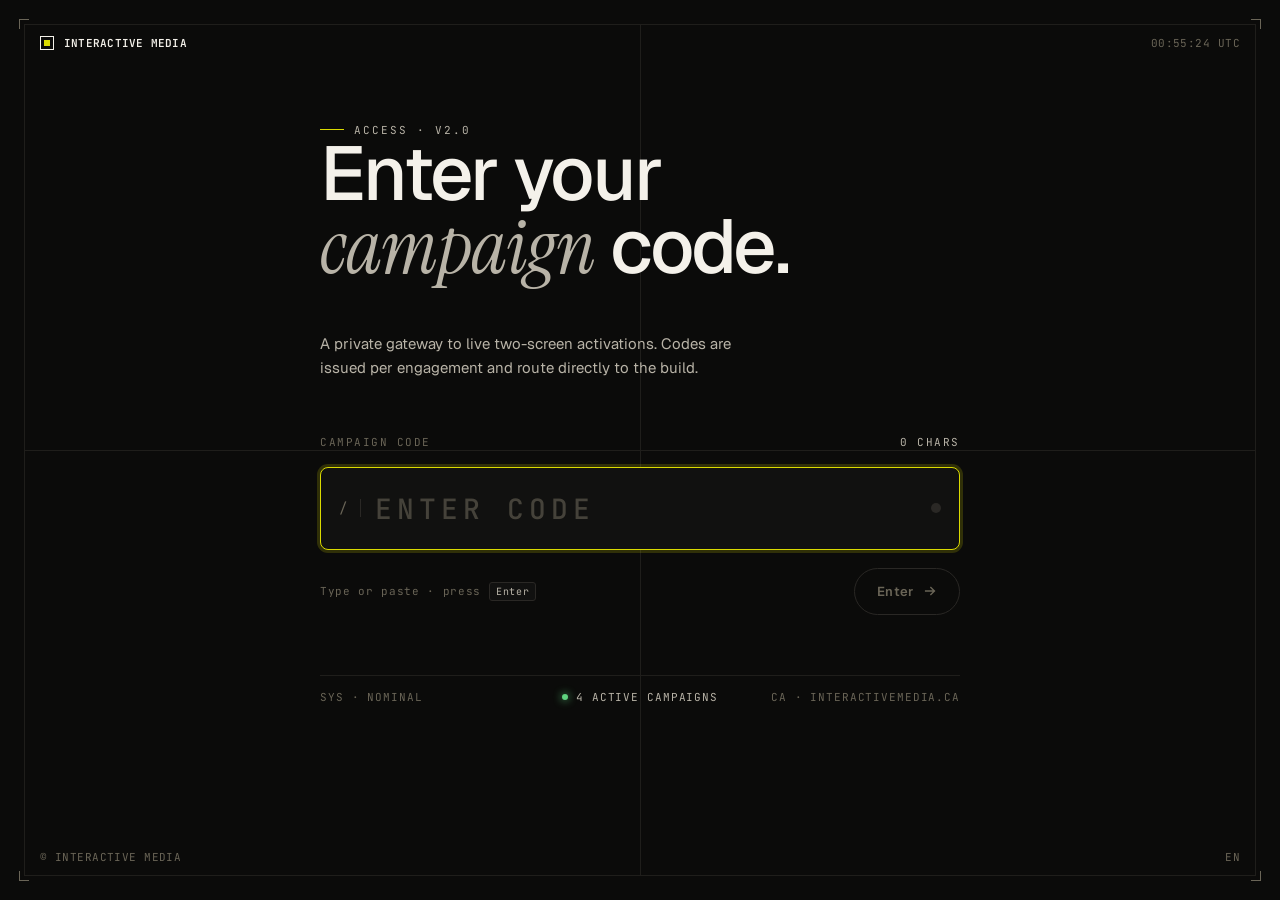
<file: index.html>
<!doctype html>
<html lang="en">
<head>
  <meta charset="utf-8" />
  <meta name="viewport" content="width=device-width, initial-scale=1" />
  <title>Interactive Media — Access</title>
  <link rel="preconnect" href="https://fonts.googleapis.com" />
  <link rel="preconnect" href="https://fonts.gstatic.com" crossorigin />
  <link href="https://fonts.googleapis.com/css2?family=Geist:wght@400;500;600;700&family=JetBrains+Mono:wght@400;500;700&family=Instrument+Serif:ital@0;1&display=swap" rel="stylesheet" />
  <style>
    :root {
      --bg: #0b0b0a;
      --bg-2: #111110;
      --ink: #f4f1ea;
      --ink-2: #b8b3a7;
      --ink-3: #6a6557;
      --line: #1f1e1b;
      --line-2: #2a2825;
      --accent: oklch(0.86 0.19 110);
      --accent-ink: #0b0b0a;
      --err: oklch(0.7 0.18 25);
      --ok: oklch(0.78 0.16 150);
    }

    *, *::before, *::after { box-sizing: border-box; }

    html, body {
      margin: 0; padding: 0;
      min-height: 100vh; width: 100%;
      background: var(--bg);
      color: var(--ink);
      font-family: "Geist", system-ui, -apple-system, sans-serif;
      font-feature-settings: "ss01", "cv11";
      -webkit-font-smoothing: antialiased;
      overflow-x: hidden;
    }

    /* grain */
    body::before {
      content: "";
      position: fixed; inset: 0;
      background-image:
        radial-gradient(1px 1px at 20% 30%, rgba(255,255,255,0.04) 0, transparent 50%),
        radial-gradient(1px 1px at 70% 80%, rgba(255,255,255,0.03) 0, transparent 50%),
        radial-gradient(1px 1px at 40% 60%, rgba(255,255,255,0.04) 0, transparent 50%);
      background-size: 3px 3px, 5px 5px, 7px 7px;
      pointer-events: none;
      z-index: 1;
      mix-blend-mode: overlay;
      opacity: 0.6;
    }

    /* page chrome — full-bleed grid lines */
    .frame {
      position: fixed; inset: 24px;
      pointer-events: none;
      z-index: 2;
      border: 1px solid var(--line);
    }
    .frame::before, .frame::after {
      content: "";
      position: absolute;
      background: var(--line);
    }
    .frame::before { /* horizontal mid */
      left: 0; right: 0; top: 50%;
      height: 1px;
    }
    .frame::after { /* vertical mid */
      top: 0; bottom: 0; left: 50%;
      width: 1px;
    }

    .corner {
      position: fixed;
      width: 10px; height: 10px;
      border: 1px solid var(--ink-3);
      z-index: 3;
      pointer-events: none;
    }
    .corner.tl { top: 19px; left: 19px; border-right: 0; border-bottom: 0; }
    .corner.tr { top: 19px; right: 19px; border-left: 0; border-bottom: 0; }
    .corner.bl { bottom: 19px; left: 19px; border-right: 0; border-top: 0; }
    .corner.br { bottom: 19px; right: 19px; border-left: 0; border-top: 0; }

    /* top + bottom bars */
    .topbar, .botbar {
      position: fixed;
      left: 40px; right: 40px;
      display: flex; align-items: center; justify-content: space-between;
      gap: 24px;
      font-family: "JetBrains Mono", ui-monospace, monospace;
      font-size: 11px;
      letter-spacing: 0.04em;
      color: var(--ink-3);
      z-index: 4;
      text-transform: uppercase;
    }
    .topbar { top: 36px; }
    .botbar { bottom: 36px; }

    .brand {
      display: inline-flex; align-items: center; gap: 10px;
      color: var(--ink);
    }
    .brand-mark {
      width: 14px; height: 14px;
      border: 1px solid var(--ink);
      position: relative;
    }
    .brand-mark::after {
      content: "";
      position: absolute; inset: 3px;
      background: var(--accent);
    }
    .brand strong { font-weight: 600; letter-spacing: 0.02em; }

    .meta {
      display: flex; align-items: center; gap: 18px;
    }
    .meta span { display: inline-flex; align-items: center; gap: 8px; }
    .dot {
      width: 6px; height: 6px; border-radius: 50%;
      background: var(--ok);
      box-shadow: 0 0 8px var(--ok);
      animation: pulse 2s ease-in-out infinite;
    }
    @keyframes pulse {
      50% { opacity: 0.4; transform: scale(0.85); }
    }

    /* main */
    main {
      position: relative;
      z-index: 5;
      min-height: 100vh;
      display: grid;
      grid-template-columns: 1fr;
      align-items: center;
      justify-items: center;
      padding: 110px 40px;
    }

    .stack {
      width: min(640px, 100%);
      display: grid;
      gap: 48px;
    }

    .eyebrow {
      display: inline-flex; align-items: center; gap: 10px;
      font-family: "JetBrains Mono", ui-monospace, monospace;
      font-size: 11px;
      letter-spacing: 0.18em;
      text-transform: uppercase;
      color: var(--ink-2);
    }
    .eyebrow::before {
      content: "";
      width: 24px; height: 1px;
      background: var(--accent);
    }

    h1 {
      margin: 0;
      font-family: "Geist", sans-serif;
      font-weight: 500;
      font-size: clamp(40px, 6.4vw, 76px);
      letter-spacing: -0.035em;
      line-height: 0.96;
      text-wrap: balance;
    }
    h1 em {
      font-family: "Instrument Serif", serif;
      font-style: italic;
      font-weight: 400;
      letter-spacing: -0.01em;
      color: var(--ink-2);
    }

    .lede {
      max-width: 460px;
      font-size: 15px;
      line-height: 1.55;
      color: var(--ink-2);
      margin: 0;
    }

    /* form */
    .form-block {
      display: grid;
      gap: 18px;
      padding-top: 8px;
    }

    .label-row {
      display: flex; align-items: baseline; justify-content: space-between;
      font-family: "JetBrains Mono", ui-monospace, monospace;
      font-size: 11px;
      text-transform: uppercase;
      letter-spacing: 0.14em;
      color: var(--ink-3);
    }
    .label-row .num { color: var(--ink-2); }

    /* single flexible input */
    .field {
      position: relative;
      display: flex;
      align-items: center;
      background: var(--bg-2);
      border: 1px solid var(--line-2);
      border-radius: 8px;
      padding: 0 18px;
      transition: border-color 0.18s ease, background 0.18s ease, transform 0.18s ease, box-shadow 0.18s ease;
    }
    .field:focus-within {
      border-color: var(--accent);
      box-shadow: 0 0 0 3px color-mix(in oklch, var(--accent) 18%, transparent);
    }
    .field .prefix {
      font-family: "JetBrains Mono", ui-monospace, monospace;
      font-size: 14px;
      color: var(--ink-3);
      letter-spacing: 0.06em;
      padding-right: 12px;
      border-right: 1px solid var(--line-2);
      margin-right: 14px;
      user-select: none;
    }
    .field input.real-input {
      flex: 1;
      width: 100%;
      padding: 22px 0;
      background: transparent;
      border: 0; outline: none;
      color: var(--ink);
      font-family: "JetBrains Mono", ui-monospace, monospace;
      font-size: clamp(20px, 3.4vw, 28px);
      font-weight: 500;
      letter-spacing: 0.32em;
      text-transform: uppercase;
      caret-color: var(--accent);
    }
    .field input.real-input::placeholder {
      color: var(--ink-3);
      letter-spacing: 0.18em;
      text-transform: uppercase;
      opacity: 0.6;
    }
    .field .status-glyph {
      width: 10px; height: 10px; border-radius: 50%;
      background: var(--line-2);
      margin-left: 14px;
      transition: background 0.18s ease, box-shadow 0.18s ease;
    }
    .field.is-ok .status-glyph {
      background: var(--accent);
      box-shadow: 0 0 10px var(--accent);
    }
    .field.is-err {
      border-color: var(--err);
    }
    .field.is-err .status-glyph {
      background: var(--err);
    }
    .field.shake { animation: shake 0.4s; }
    @keyframes shake {
      0%, 100% { transform: translateX(0); }
      20% { transform: translateX(-6px); }
      40% { transform: translateX(6px); }
      60% { transform: translateX(-3px); }
      80% { transform: translateX(3px); }
    }

    .actions {
      display: flex; align-items: center; justify-content: space-between;
      gap: 16px;
      flex-wrap: wrap;
    }

    .hint {
      font-family: "JetBrains Mono", ui-monospace, monospace;
      font-size: 11px;
      color: var(--ink-3);
      letter-spacing: 0.06em;
      display: inline-flex; align-items: center; gap: 8px;
      min-height: 18px;
    }
    .hint kbd {
      font-family: inherit;
      font-size: 10px;
      padding: 2px 6px;
      border: 1px solid var(--line-2);
      border-radius: 3px;
      background: var(--bg-2);
      color: var(--ink-2);
    }
    .hint.err { color: var(--err); }
    .hint.ok  { color: var(--accent); }

    .submit {
      display: inline-flex; align-items: center; gap: 10px;
      padding: 14px 22px 14px 22px;
      background: var(--accent);
      color: var(--accent-ink);
      border: 1px solid var(--accent);
      border-radius: 999px;
      font-family: "Geist", sans-serif;
      font-size: 13px;
      font-weight: 600;
      letter-spacing: 0.01em;
      cursor: pointer;
      transition: transform 0.12s ease, background 0.18s ease, opacity 0.18s ease;
    }
    .submit:disabled {
      background: transparent;
      color: var(--ink-3);
      border-color: var(--line-2);
      cursor: not-allowed;
    }
    .submit:not(:disabled):hover { transform: translateY(-1px); }
    .submit:not(:disabled):active { transform: translateY(0); }
    .submit svg { width: 14px; height: 14px; }

    /* live rail at bottom */
    .rail {
      position: relative;
      margin-top: 12px;
      padding: 14px 0;
      border-top: 1px solid var(--line);
      display: grid;
      grid-template-columns: 1fr auto 1fr;
      gap: 16px;
      align-items: center;
      font-family: "JetBrains Mono", ui-monospace, monospace;
      font-size: 11px;
      color: var(--ink-3);
      text-transform: uppercase;
      letter-spacing: 0.08em;
    }
    .rail .center {
      color: var(--ink-2);
      display: inline-flex; align-items: center; gap: 8px;
    }
    .ticker {
      overflow: hidden;
      white-space: nowrap;
      mask-image: linear-gradient(90deg, transparent 0, black 20%, black 80%, transparent 100%);
    }
    .ticker-track {
      display: inline-block;
      animation: ticker 28s linear infinite;
      padding-left: 100%;
    }
    .ticker-track span { padding: 0 24px; }
    .ticker-track span::before { content: "◇  "; color: var(--accent); }
    @keyframes ticker {
      to { transform: translateX(-100%); }
    }
    .rail .right { text-align: right; }

    @media (max-width: 720px) {
      .topbar, .botbar { left: 28px; right: 28px; font-size: 10px; }
      .botbar .meta span:nth-child(2) { display: none; }
      .frame { inset: 16px; }
      .corner.tl { top: 11px; left: 11px; }
      .corner.tr { top: 11px; right: 11px; }
      .corner.bl { bottom: 11px; left: 11px; }
      .corner.br { bottom: 11px; right: 11px; }
      main { padding: 100px 28px; }
      .field { padding: 0 14px; }
      .field .prefix { font-size: 12px; padding-right: 8px; margin-right: 10px; }
      .field input.real-input { padding: 18px 0; letter-spacing: 0.24em; }
      .rail { grid-template-columns: 1fr; text-align: left; }
      .rail .right { text-align: left; }
    }

    @media (prefers-reduced-motion: reduce) {
      *, *::before, *::after { animation: none !important; transition: none !important; }
    }
  </style>
</head>
<body>
  <div class="frame"></div>
  <div class="corner tl"></div>
  <div class="corner tr"></div>
  <div class="corner bl"></div>
  <div class="corner br"></div>

  <header class="topbar">
    <div class="brand">
      <div class="brand-mark"></div>
      <strong>Interactive Media</strong>
    </div>
    <div class="meta">
      <span id="clock">00:00:00 UTC</span>
    </div>
  </header>

  <main>
    <div class="stack">
      <div>
        <div class="eyebrow">Access · v2.0</div>
        <h1>Enter your <em>campaign</em> code.</h1>
      </div>

      <p class="lede">A private gateway to live two-screen activations. Codes are issued per engagement and route directly to the build.</p>

      <form class="form-block" id="f" autocomplete="off" novalidate>
        <div class="label-row">
          <span>Campaign code</span>
          <span class="num" id="counter">0 chars</span>
        </div>

        <div class="field" id="field">
          <span class="prefix">/</span>
          <input class="real-input" id="code" type="text" inputmode="text"
                 autocomplete="off" autocapitalize="characters"
                 spellcheck="false" autofocus
                 placeholder="Enter code"
                 aria-label="Campaign code" />
          <span class="status-glyph" aria-hidden="true"></span>
        </div>

        <div class="actions">
          <span class="hint" id="hint">
            <span>Type or paste · press</span><kbd>Enter</kbd>
          </span>
          <button class="submit" id="go" type="submit" disabled>
            Enter
            <svg viewBox="0 0 16 16" fill="none" stroke="currentColor" stroke-width="1.6">
              <path d="M3 8h10M9 4l4 4-4 4" stroke-linecap="square" />
            </svg>
          </button>
        </div>
      </form>

      <div class="rail">
        <div class="left">SYS · NOMINAL</div>
        <div class="center"><span class="dot"></span> 4 active campaigns</div>
        <div class="right">CA · interactivemedia.ca</div>
      </div>

      <div class="rail" style="margin-top:-8px;border-top:0;padding-top:0;">
        <div class="ticker" style="grid-column: 1 / -1;">
          <div class="ticker-track">
            <span>iPad in hand · big screen in front of the crowd</span>
            <span>Player taps, audience reacts</span>
            <span>Live leaderboards on the LED wall</span>
            <span>Trivia · slingshot · racing · drawing · voting</span>
            <span>Spectator mode pulls a crowd in seconds</span>
            <span>QR drop on rear panel — capture the moment</span>
            <span>Combos, streaks, instant-replay hype</span>
            <span>Branded skins per activation</span>
            <span>Designed for events, retail, festivals, sport</span>
          </div>
        </div>
      </div>
    </div>
  </main>

  <footer class="botbar">
    <div class="meta">
      <span>© Interactive Media</span>
    </div>
    <div class="meta">
      <span id="locale">EN</span>
    </div>
  </footer>

  <script>
    // ── campaign map (extend here) ────────────────────────────────────
    const campaigns = {
      "oreo": "/oreo/",
      "demo": "/demo/",
      "demo 2": "/demo-2/",
    };

    // ── refs ───────────────────────────────────────────────────────────
    const field   = document.getElementById('field');
    const input   = document.getElementById('code');
    const go      = document.getElementById('go');
    const hint    = document.getElementById('hint');
    const counter = document.getElementById('counter');
    const form    = document.getElementById('f');

    function render() {
      const v = (input.value || "");
      counter.textContent = `${v.length} char${v.length === 1 ? '' : 's'}`;
      const known = !!campaigns[v.toLowerCase()];
      go.disabled = v.trim().length === 0;
      field.classList.toggle('is-ok', known);
      field.classList.remove('is-err');
      if (v.length === 0) {
        hint.className = "hint";
        hint.innerHTML = '<span>Type or paste · press</span><kbd>Enter</kbd>';
      } else if (known) {
        hint.className = "hint ok";
        hint.textContent = `Match · ${v.toLowerCase()} → ${campaigns[v.toLowerCase()]}`;
      } else {
        hint.className = "hint";
        hint.innerHTML = '<span>Awaiting valid code</span>';
      }
    }

    function deny() {
      field.classList.remove('is-ok');
      field.classList.add('is-err', 'shake');
      hint.className = "hint err";
      hint.textContent = "Code not recognised";
      setTimeout(() => field.classList.remove('shake'), 450);
    }

    function approve(path) {
      field.classList.add('is-ok');
      hint.className = "hint ok";
      hint.textContent = `Routing → ${path}`;
      setTimeout(() => { window.location.href = path; }, 520);
    }

    input.addEventListener('input', render);
    input.addEventListener('focus', render);

    form.addEventListener('submit', (e) => {
      e.preventDefault();
      const code = (input.value || "").trim().toLowerCase();
      const path = campaigns[code];
      if (path) approve(path); else deny();
    });

    // ── clock ──────────────────────────────────────────────────────────
    const clock = document.getElementById('clock');
    function tick() {
      const d = new Date();
      const hh = String(d.getUTCHours()).padStart(2, '0');
      const mm = String(d.getUTCMinutes()).padStart(2, '0');
      const ss = String(d.getUTCSeconds()).padStart(2, '0');
      clock.textContent = `${hh}:${mm}:${ss} UTC`;
    }
    tick(); setInterval(tick, 1000);

    render();
    setTimeout(() => input.focus(), 50);
  </script>
</body>
</html>
</file>
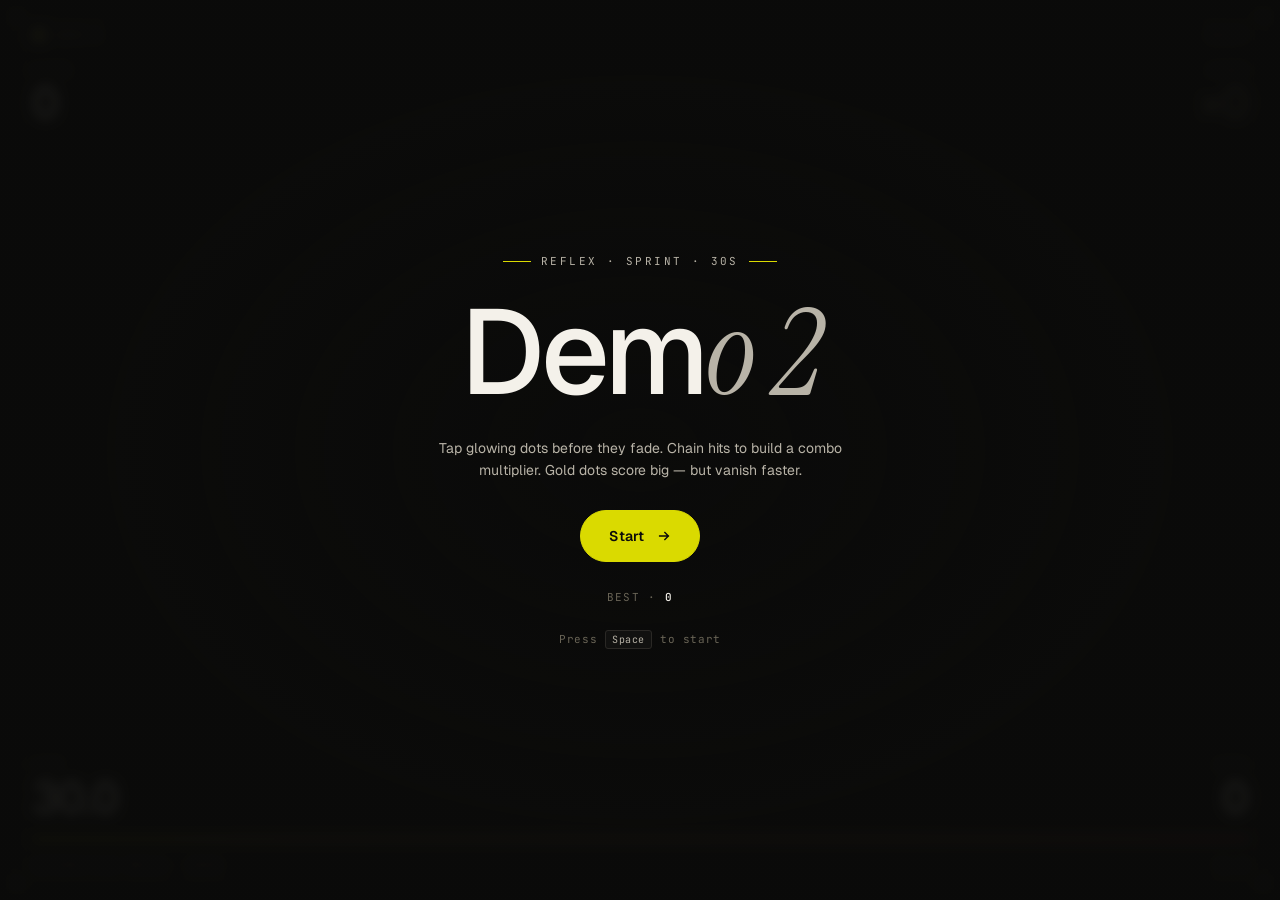
<file: demo-2/index.html>
<!doctype html>
<html lang="en">
<head>
  <meta charset="utf-8" />
  <meta name="viewport" content="width=device-width, initial-scale=1, viewport-fit=cover" />
  <title>DEMO 2 — Tap to the beat</title>
  <link rel="preconnect" href="https://fonts.googleapis.com" />
  <link rel="preconnect" href="https://fonts.gstatic.com" crossorigin />
  <link href="https://fonts.googleapis.com/css2?family=Geist:wght@400;500;600;700&family=JetBrains+Mono:wght@400;500;700&family=Instrument+Serif:ital@0;1&display=swap" rel="stylesheet" />
  <style>
    :root {
      --bg: #0b0b0a;
      --bg-2: #111110;
      --ink: #f4f1ea;
      --ink-2: #b8b3a7;
      --ink-3: #6a6557;
      --line: #1f1e1b;
      --line-2: #2a2825;
      --accent: oklch(0.86 0.19 110);
      --hot:    oklch(0.74 0.22 25);
      --cool:   oklch(0.78 0.16 220);
      --good:   oklch(0.78 0.16 150);
      --accent-ink: #0b0b0a;
    }

    *, *::before, *::after { box-sizing: border-box; }

    html, body {
      margin: 0; padding: 0;
      height: 100%; width: 100%;
      background: var(--bg);
      color: var(--ink);
      font-family: "Geist", system-ui, -apple-system, sans-serif;
      -webkit-font-smoothing: antialiased;
      overflow: hidden;
      overscroll-behavior: none;
      touch-action: manipulation;
      user-select: none;
      -webkit-user-select: none;
    }

    body::before {
      content: "";
      position: fixed; inset: 0;
      background-image:
        radial-gradient(1px 1px at 20% 30%, rgba(255,255,255,0.04) 0, transparent 50%),
        radial-gradient(1px 1px at 70% 80%, rgba(255,255,255,0.03) 0, transparent 50%),
        radial-gradient(1px 1px at 40% 60%, rgba(255,255,255,0.04) 0, transparent 50%);
      background-size: 3px 3px, 5px 5px, 7px 7px;
      pointer-events: none;
      z-index: 1;
      mix-blend-mode: overlay;
      opacity: 0.55;
    }

    .frame {
      position: fixed; inset: 18px;
      pointer-events: none;
      z-index: 2;
      border: 1px solid var(--line);
      border-radius: 6px;
    }
    .corner {
      position: fixed;
      width: 10px; height: 10px;
      border: 1px solid var(--ink-3);
      z-index: 3;
      pointer-events: none;
    }
    .corner.tl { top: 13px; left: 13px; border-right: 0; border-bottom: 0; }
    .corner.tr { top: 13px; right: 13px; border-left: 0; border-bottom: 0; }
    .corner.bl { bottom: 13px; left: 13px; border-right: 0; border-top: 0; }
    .corner.br { bottom: 13px; right: 13px; border-left: 0; border-top: 0; }

    .topbar, .botbar {
      position: fixed;
      left: 32px; right: 32px;
      display: flex; align-items: center; justify-content: space-between;
      gap: 16px;
      font-family: "JetBrains Mono", ui-monospace, monospace;
      font-size: 11px;
      letter-spacing: 0.08em;
      color: var(--ink-3);
      z-index: 6;
      text-transform: uppercase;
      pointer-events: none;
    }
    .topbar { top: 28px; }
    .botbar { bottom: 28px; }
    .topbar a, .botbar a { color: var(--ink-3); text-decoration: none; pointer-events: auto; }
    .topbar a:hover, .botbar a:hover { color: var(--ink); }

    .brand {
      display: inline-flex; align-items: center; gap: 10px;
      color: var(--ink);
      pointer-events: auto;
    }
    .brand-mark {
      width: 14px; height: 14px;
      border: 1px solid var(--ink);
      position: relative;
    }
    .brand-mark::after {
      content: "";
      position: absolute; inset: 3px;
      background: var(--accent);
    }
    .brand strong { font-weight: 600; letter-spacing: 0.02em; }

    /* HUD: score / time / combo */
    .hud {
      position: fixed;
      top: 64px; left: 32px; right: 32px;
      display: flex; justify-content: space-between; align-items: flex-start;
      gap: 16px;
      z-index: 5;
      pointer-events: none;
    }
    .hud-block {
      display: grid;
      gap: 4px;
      font-family: "JetBrains Mono", ui-monospace, monospace;
    }
    .hud-block.right { text-align: right; }
    .hud-label {
      font-size: 10px;
      letter-spacing: 0.18em;
      text-transform: uppercase;
      color: var(--ink-3);
    }
    .hud-value {
      font-family: "Geist", sans-serif;
      font-weight: 500;
      font-size: clamp(28px, 5vw, 44px);
      letter-spacing: -0.02em;
      line-height: 1;
      font-variant-numeric: tabular-nums;
      color: var(--ink);
    }
    .hud-value.combo { color: var(--accent); }
    .hud-value.combo.zero { color: var(--ink-3); }
    .hud-value.time.warn { color: var(--hot); }

    /* progress bar for time */
    .timebar {
      position: fixed;
      left: 32px; right: 32px;
      bottom: 60px;
      height: 2px;
      background: var(--line);
      z-index: 5;
      overflow: hidden;
    }
    .timebar > i {
      display: block;
      height: 100%;
      width: 100%;
      background: linear-gradient(90deg, var(--accent), var(--hot));
      transform-origin: left;
      transition: transform 0.12s linear;
    }

    /* arena — full-screen tap surface */
    .arena {
      position: fixed; inset: 0;
      z-index: 4;
      cursor: crosshair;
    }

    /* dots are absolutely positioned spans inside .arena */
    .dot {
      position: absolute;
      width: var(--size, 88px);
      height: var(--size, 88px);
      margin-left: calc(var(--size, 88px) / -2);
      margin-top: calc(var(--size, 88px) / -2);
      border-radius: 50%;
      pointer-events: auto;
      cursor: pointer;
      transform: scale(0);
      animation: pop-in 180ms cubic-bezier(0.2, 0.9, 0.3, 1.4) forwards;
      will-change: transform, opacity;
    }
    .dot::before {
      content: "";
      position: absolute; inset: 0;
      border-radius: 50%;
      background: radial-gradient(circle at 50% 50%, var(--col, var(--accent)) 0%, color-mix(in oklch, var(--col, var(--accent)) 40%, transparent) 60%, transparent 72%);
      filter: blur(0.5px);
    }
    .dot::after {
      content: "";
      position: absolute; inset: 18%;
      border-radius: 50%;
      background: var(--col, var(--accent));
      box-shadow:
        0 0 24px color-mix(in oklch, var(--col, var(--accent)) 60%, transparent),
        0 0 4px color-mix(in oklch, var(--col, var(--accent)) 90%, transparent) inset;
    }
    .dot.gold::after {
      background: linear-gradient(135deg, #fff7c2, #ffd34d);
      box-shadow: 0 0 36px #ffd34d, 0 0 6px #fff inset;
    }
    .dot.gold::before {
      background: radial-gradient(circle at 50% 50%, #ffd34d 0%, rgba(255,211,77,0.35) 60%, transparent 72%);
    }

    /* the shrinking ring tells you how long until it expires */
    .dot .ring {
      position: absolute; inset: -2px;
      border-radius: 50%;
      border: 1.5px solid color-mix(in oklch, var(--col, var(--accent)) 70%, transparent);
      transform: scale(1.6);
      opacity: 0.95;
      animation: ring-shrink var(--life, 1400ms) linear forwards;
    }
    @keyframes ring-shrink {
      to { transform: scale(0.95); opacity: 0; }
    }
    @keyframes pop-in {
      to { transform: scale(1); }
    }

    .dot.hit {
      animation: dot-hit 360ms ease-out forwards;
      pointer-events: none;
    }
    @keyframes dot-hit {
      0%   { transform: scale(1); opacity: 1; }
      40%  { transform: scale(1.6); opacity: 0.9; }
      100% { transform: scale(2.4); opacity: 0; }
    }
    .dot.miss {
      animation: dot-miss 280ms ease-in forwards;
      pointer-events: none;
    }
    @keyframes dot-miss {
      to { transform: scale(0.4); opacity: 0; filter: blur(2px); }
    }

    /* floating +score popup */
    .pop {
      position: absolute;
      pointer-events: none;
      font-family: "Geist", sans-serif;
      font-weight: 600;
      font-size: 22px;
      letter-spacing: -0.01em;
      color: var(--accent);
      text-shadow: 0 0 12px color-mix(in oklch, var(--accent) 40%, transparent);
      animation: pop-rise 720ms ease-out forwards;
      transform: translate(-50%, -50%);
    }
    .pop.gold { color: #ffd34d; text-shadow: 0 0 14px #ffd34d; }
    .pop.miss { color: var(--hot); text-shadow: none; opacity: 0.9; }
    @keyframes pop-rise {
      0%   { transform: translate(-50%, -50%) scale(0.8); opacity: 0; }
      20%  { transform: translate(-50%, -90%) scale(1); opacity: 1; }
      100% { transform: translate(-50%, -180%) scale(1); opacity: 0; }
    }

    /* overlay screens (start / end) */
    .overlay {
      position: fixed; inset: 0;
      display: grid;
      place-items: center;
      z-index: 7;
      background: radial-gradient(ellipse at center, rgba(11,11,10,0.4) 0%, rgba(11,11,10,0.92) 60%);
      backdrop-filter: blur(6px);
      -webkit-backdrop-filter: blur(6px);
      transition: opacity 280ms ease;
    }
    .overlay[hidden] {
      display: none !important;
    }
    .overlay.fade-out { opacity: 0; pointer-events: none; }

    .panel {
      width: min(560px, calc(100% - 64px));
      display: grid;
      gap: 28px;
      text-align: center;
      padding: 8px;
    }
    .eyebrow {
      display: inline-flex; align-items: center; justify-content: center; gap: 10px;
      font-family: "JetBrains Mono", ui-monospace, monospace;
      font-size: 11px;
      letter-spacing: 0.22em;
      text-transform: uppercase;
      color: var(--ink-2);
    }
    .eyebrow::before, .eyebrow::after {
      content: "";
      width: 28px; height: 1px;
      background: var(--accent);
    }
    h1.title {
      margin: 0;
      font-family: "Geist", sans-serif;
      font-weight: 500;
      font-size: clamp(56px, 12vw, 120px);
      letter-spacing: -0.04em;
      line-height: 0.92;
    }
    h1.title em {
      font-family: "Instrument Serif", serif;
      font-style: italic;
      font-weight: 400;
      color: var(--ink-2);
      letter-spacing: -0.01em;
    }
    .lede {
      max-width: 420px;
      margin: 0 auto;
      font-size: 14px;
      line-height: 1.6;
      color: var(--ink-2);
    }

    .start-btn {
      justify-self: center;
      display: inline-flex; align-items: center; gap: 12px;
      padding: 16px 28px;
      background: var(--accent);
      color: var(--accent-ink);
      border: 1px solid var(--accent);
      border-radius: 999px;
      font-family: "Geist", sans-serif;
      font-size: 14px;
      font-weight: 600;
      letter-spacing: 0.02em;
      cursor: pointer;
      transition: transform 0.12s ease, box-shadow 0.18s ease;
      box-shadow: 0 0 0 0 color-mix(in oklch, var(--accent) 30%, transparent);
    }
    .start-btn:hover { transform: translateY(-1px); box-shadow: 0 0 0 6px color-mix(in oklch, var(--accent) 16%, transparent); }
    .start-btn:active { transform: translateY(0); }
    .start-btn svg { width: 14px; height: 14px; }

    .stat-row {
      display: grid;
      grid-template-columns: repeat(3, 1fr);
      gap: 14px;
      max-width: 460px;
      margin: 0 auto;
    }
    .stat {
      padding: 14px 10px;
      border: 1px solid var(--line);
      border-radius: 8px;
      background: var(--bg-2);
      display: grid;
      gap: 6px;
    }
    .stat .l {
      font-family: "JetBrains Mono", ui-monospace, monospace;
      font-size: 10px;
      letter-spacing: 0.18em;
      text-transform: uppercase;
      color: var(--ink-3);
    }
    .stat .v {
      font-family: "Geist", sans-serif;
      font-weight: 500;
      font-size: 28px;
      letter-spacing: -0.02em;
      line-height: 1;
      font-variant-numeric: tabular-nums;
    }
    .stat .v.accent { color: var(--accent); }

    .best {
      font-family: "JetBrains Mono", ui-monospace, monospace;
      font-size: 11px;
      color: var(--ink-3);
      letter-spacing: 0.12em;
      text-transform: uppercase;
    }
    .best b { color: var(--ink); font-weight: 500; }

    .new-best {
      display: inline-block;
      font-family: "JetBrains Mono", ui-monospace, monospace;
      font-size: 10px;
      letter-spacing: 0.22em;
      text-transform: uppercase;
      color: var(--accent-ink);
      background: var(--accent);
      padding: 4px 10px;
      border-radius: 999px;
      margin-bottom: 4px;
    }

    .actions-row {
      display: flex; justify-content: center; gap: 12px; flex-wrap: wrap;
    }
    .ghost-btn {
      display: inline-flex; align-items: center; gap: 8px;
      padding: 12px 18px;
      background: transparent;
      color: var(--ink-2);
      border: 1px solid var(--line-2);
      border-radius: 999px;
      font-family: "Geist", sans-serif;
      font-size: 13px;
      font-weight: 500;
      letter-spacing: 0.01em;
      cursor: pointer;
      text-decoration: none;
      transition: border-color 0.18s ease, color 0.18s ease;
    }
    .ghost-btn:hover { color: var(--ink); border-color: var(--ink-3); }

    .hint-row {
      font-family: "JetBrains Mono", ui-monospace, monospace;
      font-size: 11px;
      color: var(--ink-3);
      letter-spacing: 0.06em;
    }
    .hint-row kbd {
      font-family: inherit;
      font-size: 10px;
      padding: 2px 6px;
      border: 1px solid var(--line-2);
      border-radius: 3px;
      background: var(--bg-2);
      color: var(--ink-2);
    }

    /* countdown */
    .countdown {
      position: fixed; inset: 0;
      display: grid; place-items: center;
      z-index: 8;
      pointer-events: none;
    }
    .countdown span {
      font-family: "Geist", sans-serif;
      font-weight: 500;
      font-size: clamp(140px, 28vw, 280px);
      letter-spacing: -0.05em;
      color: var(--ink);
      animation: count-pop 900ms ease-out forwards;
      opacity: 0;
    }
    @keyframes count-pop {
      0%   { transform: scale(0.5); opacity: 0; }
      30%  { transform: scale(1); opacity: 1; }
      100% { transform: scale(1.4); opacity: 0; }
    }

    @media (max-width: 720px) {
      .topbar, .botbar { left: 22px; right: 22px; font-size: 10px; }
      .hud { left: 22px; right: 22px; top: 56px; }
      .timebar { left: 22px; right: 22px; bottom: 52px; }
      .frame { inset: 12px; }
    }

    @media (prefers-reduced-motion: reduce) {
      *, *::before, *::after { animation-duration: 1ms !important; transition-duration: 1ms !important; }
    }
  </style>
</head>
<body>
  <div class="frame"></div>
  <div class="corner tl"></div>
  <div class="corner tr"></div>
  <div class="corner bl"></div>
  <div class="corner br"></div>

  <header class="topbar">
    <a href="/" class="brand" aria-label="Back to access">
      <span class="brand-mark"></span>
      <strong>DEMO 2</strong>
    </a>
    <span id="status">READY</span>
  </header>

  <div class="hud" aria-hidden="true">
    <div class="hud-block">
      <div class="hud-label">Score</div>
      <div class="hud-value" id="score">0</div>
    </div>
    <div class="hud-block right">
      <div class="hud-label">Combo</div>
      <div class="hud-value combo zero" id="combo">×0</div>
    </div>
  </div>

  <div class="hud" style="top: auto; bottom: 80px;" aria-hidden="true">
    <div class="hud-block">
      <div class="hud-label">Time</div>
      <div class="hud-value time" id="time">30.0</div>
    </div>
    <div class="hud-block right">
      <div class="hud-label">Hits</div>
      <div class="hud-value" id="hits">0</div>
    </div>
  </div>

  <div class="timebar" aria-hidden="true"><i id="timebar-fill"></i></div>

  <main class="arena" id="arena" aria-label="Tap arena"></main>

  <!-- start screen -->
  <section class="overlay" id="start-screen" aria-modal="true" role="dialog">
    <div class="panel">
      <div class="eyebrow">Reflex · Sprint · 30s</div>
      <h1 class="title">Dem<em>o 2</em></h1>
      <p class="lede">Tap glowing dots before they fade. Chain hits to build a combo multiplier. Gold dots score big — but vanish faster.</p>
      <button class="start-btn" id="start-btn" type="button">
        Start
        <svg viewBox="0 0 16 16" fill="none" stroke="currentColor" stroke-width="1.6">
          <path d="M3 8h10M9 4l4 4-4 4" stroke-linecap="square" />
        </svg>
      </button>
      <div class="best" id="best-line">Best · <b id="best">0</b></div>
      <div class="hint-row"><span>Press</span> <kbd>Space</kbd> <span>to start</span></div>
    </div>
  </section>

  <!-- end screen -->
  <section class="overlay" id="end-screen" hidden aria-modal="true" role="dialog">
    <div class="panel">
      <div id="new-best-tag" class="new-best" hidden>New Best</div>
      <div class="eyebrow">Run complete</div>
      <h1 class="title" id="final-score">0</h1>
      <div class="stat-row">
        <div class="stat">
          <span class="l">Hits</span>
          <span class="v" id="final-hits">0</span>
        </div>
        <div class="stat">
          <span class="l">Best Combo</span>
          <span class="v accent" id="final-combo">×0</span>
        </div>
        <div class="stat">
          <span class="l">Accuracy</span>
          <span class="v" id="final-acc">0%</span>
        </div>
      </div>
      <div class="actions-row">
        <button class="start-btn" id="again-btn" type="button">
          Play again
          <svg viewBox="0 0 16 16" fill="none" stroke="currentColor" stroke-width="1.6">
            <path d="M3 8h10M9 4l4 4-4 4" stroke-linecap="square" />
          </svg>
        </button>
        <a class="ghost-btn" href="/">Exit</a>
      </div>
      <div class="best">Best · <b id="best-end">0</b></div>
    </div>
  </section>

  <footer class="botbar">
    <span>Interactive Media · Demo</span>
    <span>v1.0</span>
  </footer>

  <script>
  (() => {
    const STORAGE_KEY = 'demo-2:best';
    const DURATION_MS = 30_000;

    const arena      = document.getElementById('arena');
    const scoreEl    = document.getElementById('score');
    const comboEl    = document.getElementById('combo');
    const timeEl     = document.getElementById('time');
    const hitsEl     = document.getElementById('hits');
    const barFill    = document.getElementById('timebar-fill');
    const statusEl   = document.getElementById('status');
    const bestEl     = document.getElementById('best');
    const bestEndEl  = document.getElementById('best-end');

    const startScreen = document.getElementById('start-screen');
    const endScreen   = document.getElementById('end-screen');
    const startBtn    = document.getElementById('start-btn');
    const againBtn    = document.getElementById('again-btn');

    const finalScore = document.getElementById('final-score');
    const finalHits  = document.getElementById('final-hits');
    const finalCombo = document.getElementById('final-combo');
    const finalAcc   = document.getElementById('final-acc');
    const newBestTag = document.getElementById('new-best-tag');

    let state = {
      running: false,
      score: 0,
      hits: 0,
      attempts: 0,
      combo: 0,
      bestCombo: 0,
      startTs: 0,
      endsAt: 0,
      nextSpawnAt: 0,
      rafId: 0,
      dots: new Set(),
    };

    const COL = {
      base: 'oklch(0.86 0.19 110)',
      cool: 'oklch(0.78 0.16 220)',
      gold: 'gold',
    };

    const loadBest = () => {
      try { return parseInt(localStorage.getItem(STORAGE_KEY) || '0', 10) || 0; }
      catch { return 0; }
    };
    const saveBest = (n) => {
      try { localStorage.setItem(STORAGE_KEY, String(n)); } catch {}
    };

    const renderBest = () => {
      const b = loadBest();
      bestEl.textContent = b;
      bestEndEl.textContent = b;
    };

    // ── spawn ──────────────────────────────────────────────────────────
    const spawnDot = () => {
      const rect = arena.getBoundingClientRect();
      const margin = 80;
      const minX = margin, maxX = rect.width - margin;
      const minY = margin + 40, maxY = rect.height - margin - 60;
      if (maxX <= minX || maxY <= minY) return;
      const x = minX + Math.random() * (maxX - minX);
      const y = minY + Math.random() * (maxY - minY);

      // difficulty curve: shorter life and smaller dots over time
      const elapsed = performance.now() - state.startTs;
      const t = Math.min(1, elapsed / DURATION_MS);
      const life = Math.round(1500 - t * 700);   // 1500ms → 800ms
      const size = Math.round(94 - t * 28);      // 94px  → 66px

      const isGold = Math.random() < 0.08 + t * 0.05;
      const isCool = !isGold && Math.random() < 0.35;

      const el = document.createElement('span');
      el.className = 'dot' + (isGold ? ' gold' : '');
      el.style.left = x + 'px';
      el.style.top  = y + 'px';
      el.style.setProperty('--size', size + 'px');
      el.style.setProperty('--life', life + 'ms');
      el.style.setProperty('--col', isGold ? '#ffd34d' : (isCool ? COL.cool : COL.base));

      const ring = document.createElement('span');
      ring.className = 'ring';
      el.appendChild(ring);

      const meta = {
        el, x, y, size,
        bornAt: performance.now(),
        life,
        gold: isGold,
        scoreVal: isGold ? 250 : 100,
        expired: false,
        hit: false,
      };

      el.addEventListener('pointerdown', (e) => {
        e.preventDefault();
        if (!state.running || meta.hit || meta.expired) return;
        registerHit(meta, e);
      }, { passive: false });

      arena.appendChild(el);
      state.dots.add(meta);

      // expire timer
      meta.expireTimer = setTimeout(() => expireDot(meta), life + 60);
    };

    const removeDotEl = (meta) => {
      state.dots.delete(meta);
      if (meta.el && meta.el.parentNode) meta.el.parentNode.removeChild(meta.el);
    };

    const expireDot = (meta) => {
      if (meta.hit || meta.expired) return;
      meta.expired = true;
      state.attempts += 1;
      // missed dot resets combo
      breakCombo();
      meta.el.classList.add('miss');
      setTimeout(() => removeDotEl(meta), 320);
    };

    const registerHit = (meta, ev) => {
      meta.hit = true;
      clearTimeout(meta.expireTimer);
      state.hits += 1;
      state.attempts += 1;
      state.combo += 1;
      if (state.combo > state.bestCombo) state.bestCombo = state.combo;

      const mult = 1 + Math.floor(state.combo / 5) * 0.5; // ×1, ×1.5, ×2 ...
      const gained = Math.round(meta.scoreVal * mult);
      state.score += gained;

      updateHud();
      floatPop(meta.x, meta.y, '+' + gained, meta.gold);

      meta.el.classList.add('hit');
      setTimeout(() => removeDotEl(meta), 380);
    };

    const breakCombo = () => {
      if (state.combo > 0) {
        state.combo = 0;
        updateHud();
      }
    };

    const floatPop = (x, y, text, gold) => {
      const p = document.createElement('span');
      p.className = 'pop' + (gold ? ' gold' : '');
      p.textContent = text;
      p.style.left = x + 'px';
      p.style.top  = y + 'px';
      arena.appendChild(p);
      setTimeout(() => p.remove(), 720);
    };

    // ── tap on empty space = miss ─────────────────────────────────────
    arena.addEventListener('pointerdown', (e) => {
      if (!state.running) return;
      if (e.target !== arena) return; // hit a dot — handled there
      breakCombo();
      const x = e.clientX, y = e.clientY;
      const p = document.createElement('span');
      p.className = 'pop miss';
      p.textContent = 'miss';
      p.style.left = x + 'px';
      p.style.top  = y + 'px';
      arena.appendChild(p);
      setTimeout(() => p.remove(), 720);
    });

    // ── HUD ────────────────────────────────────────────────────────────
    const updateHud = () => {
      scoreEl.textContent = state.score.toLocaleString();
      hitsEl.textContent  = state.hits;
      comboEl.textContent = '×' + state.combo;
      comboEl.classList.toggle('zero', state.combo === 0);
    };

    const updateTimer = (now) => {
      const remaining = Math.max(0, state.endsAt - now);
      const secs = remaining / 1000;
      timeEl.textContent = secs.toFixed(1);
      timeEl.classList.toggle('warn', secs <= 5);
      barFill.style.transform = 'scaleX(' + (remaining / DURATION_MS) + ')';
      return remaining;
    };

    // ── main loop ──────────────────────────────────────────────────────
    const loop = () => {
      if (!state.running) return;
      const now = performance.now();
      const remaining = updateTimer(now);
      if (remaining <= 0) { endRun(); return; }

      if (now >= state.nextSpawnAt) {
        // spawn cadence accelerates over the run
        const t = Math.min(1, (now - state.startTs) / DURATION_MS);
        const interval = 720 - t * 380; // 720ms → 340ms
        const concurrent = Math.random() < 0.18 + t * 0.18 ? 2 : 1;
        for (let i = 0; i < concurrent; i++) spawnDot();
        state.nextSpawnAt = now + interval;
      }
      state.rafId = requestAnimationFrame(loop);
    };

    // ── lifecycle ──────────────────────────────────────────────────────
    const startRun = () => {
      // clear any leftovers
      cancelAnimationFrame(state.rafId);
      state.dots.forEach(m => { clearTimeout(m.expireTimer); removeDotEl(m); });
      state.dots.clear();
      arena.querySelectorAll('.pop').forEach(n => n.remove());

      state.running = true;
      state.score = 0;
      state.hits = 0;
      state.attempts = 0;
      state.combo = 0;
      state.bestCombo = 0;
      state.startTs = performance.now();
      state.endsAt = state.startTs + DURATION_MS;
      state.nextSpawnAt = state.startTs + 200;
      updateHud();
      timeEl.textContent = (DURATION_MS / 1000).toFixed(1);
      barFill.style.transform = 'scaleX(1)';
      statusEl.textContent = 'LIVE';
      state.rafId = requestAnimationFrame(loop);
    };

    const endRun = () => {
      state.running = false;
      cancelAnimationFrame(state.rafId);
      // expire any remaining dots silently
      state.dots.forEach(m => { clearTimeout(m.expireTimer); removeDotEl(m); });
      state.dots.clear();
      barFill.style.transform = 'scaleX(0)';
      timeEl.textContent = '0.0';
      timeEl.classList.remove('warn');
      statusEl.textContent = 'OVER';

      const acc = state.attempts > 0
        ? Math.round((state.hits / state.attempts) * 100)
        : 0;
      const prevBest = loadBest();
      const isNewBest = state.score > prevBest;
      if (isNewBest) saveBest(state.score);
      renderBest();

      finalScore.textContent = state.score.toLocaleString();
      finalHits.textContent  = state.hits;
      finalCombo.textContent = '×' + state.bestCombo;
      finalAcc.textContent   = acc + '%';
      newBestTag.hidden = !isNewBest;

      endScreen.hidden = false;
      requestAnimationFrame(() => endScreen.classList.remove('fade-out'));
    };

    const showStart = () => {
      endScreen.hidden = true;
      startScreen.hidden = false;
      startScreen.classList.remove('fade-out');
    };

    const beginCountdown = (after) => {
      // brief 3-2-1 countdown, then start
      const overlay = document.createElement('div');
      overlay.className = 'countdown';
      overlay.setAttribute('aria-hidden', 'true');
      const text = document.createElement('span');
      overlay.appendChild(text);
      document.body.appendChild(overlay);

      const seq = ['3', '2', '1', 'GO'];
      let i = 0;
      const tick = () => {
        if (i >= seq.length) {
          overlay.remove();
          after();
          return;
        }
        text.textContent = seq[i++];
        // restart animation
        text.style.animation = 'none';
        text.offsetWidth; // reflow
        text.style.animation = '';
        setTimeout(tick, 600);
      };
      tick();
    };

    const launch = () => {
      startScreen.classList.add('fade-out');
      endScreen.classList.add('fade-out');
      setTimeout(() => {
        startScreen.hidden = true;
        endScreen.hidden = true;
      }, 280);
      beginCountdown(startRun);
    };

    // ── input wiring ───────────────────────────────────────────────────
    startBtn.addEventListener('click', launch);
    againBtn.addEventListener('click', launch);

    document.addEventListener('keydown', (e) => {
      if (e.key === ' ' || e.code === 'Space' || e.key === 'Enter') {
        if (!state.running && (!startScreen.hidden || !endScreen.hidden)) {
          e.preventDefault();
          launch();
        }
      } else if (e.key === 'Escape') {
        if (state.running) {
          state.endsAt = performance.now(); // ends on next frame
        }
      }
    });

    // pause / resume on visibility change to be polite
    document.addEventListener('visibilitychange', () => {
      if (document.hidden && state.running) {
        // freeze timer by shifting endsAt forward when we come back
        state._hiddenAt = performance.now();
      } else if (!document.hidden && state._hiddenAt) {
        const delta = performance.now() - state._hiddenAt;
        state.endsAt += delta;
        state.nextSpawnAt += delta;
        state._hiddenAt = 0;
      }
    });

    renderBest();
  })();
  </script>
</body>
</html>
</file>
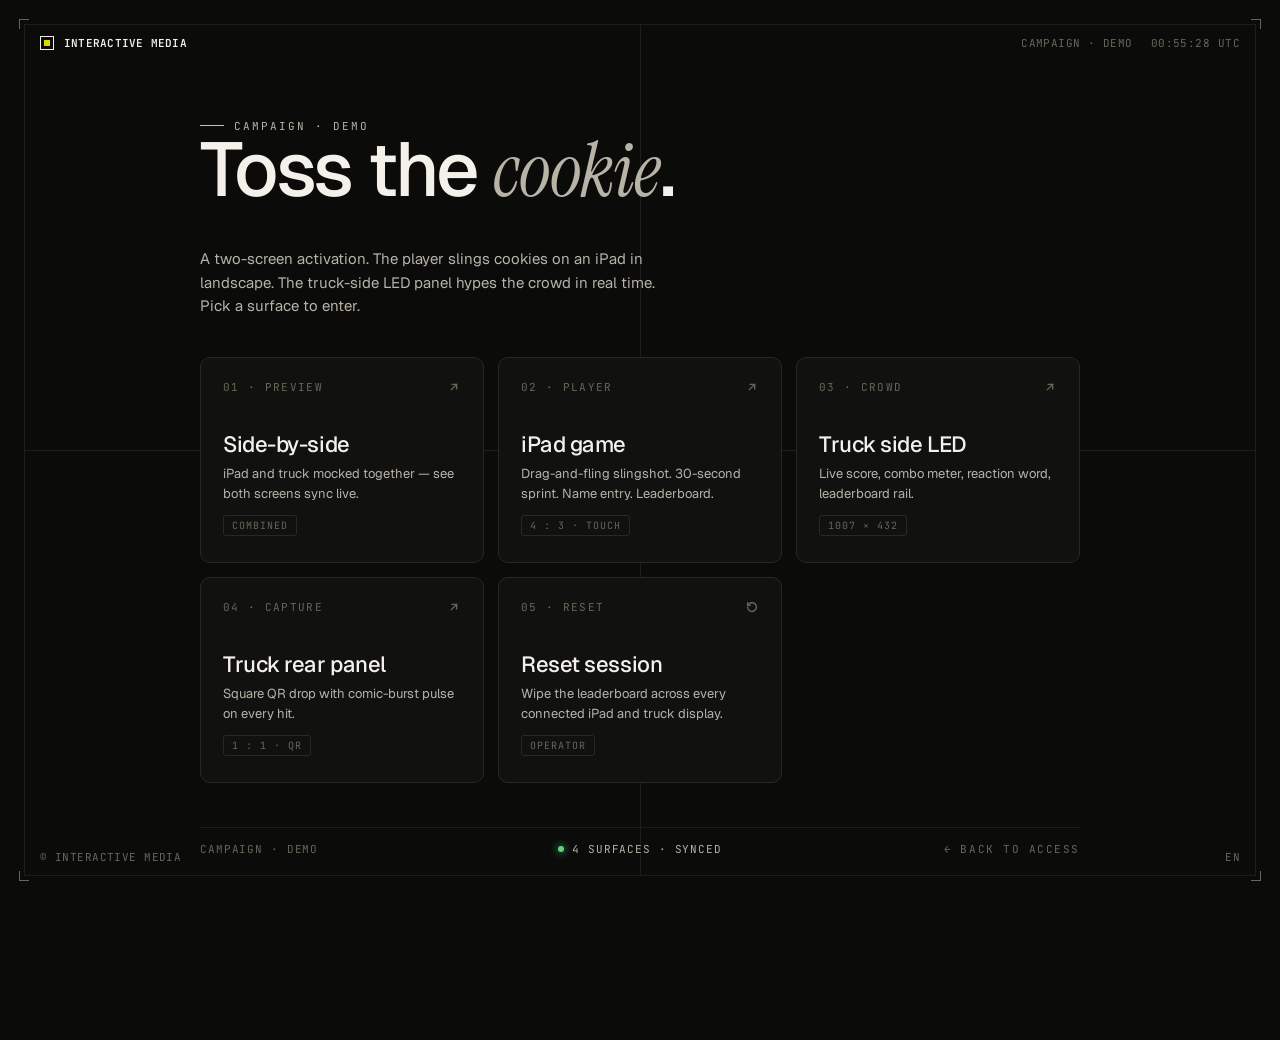
<file: demo/index.html>
<!doctype html>
<html lang="en">
<head>
  <meta charset="utf-8" />
  <meta name="viewport" content="width=device-width, initial-scale=1" />
  <title>Cookie Toss — Demo · Interactive Media</title>
  <link rel="preconnect" href="https://fonts.googleapis.com" />
  <link rel="preconnect" href="https://fonts.gstatic.com" crossorigin />
  <link href="https://fonts.googleapis.com/css2?family=Geist:wght@400;500;600;700&family=JetBrains+Mono:wght@400;500;700&family=Instrument+Serif:ital@0;1&display=swap" rel="stylesheet" />
  <link rel="stylesheet" href="../assets/skin.css" />
</head>
<body data-campaign="DEMO" data-campaign-tag="CAMPAIGN">
  <main class="shell">
    <div class="stack">
      <div>
        <div class="eyebrow">Campaign · Demo</div>
        <h1 class="display">Toss the <em>cookie</em>.</h1>
      </div>

      <p class="lede">A two-screen activation. The player slings cookies on an iPad in landscape. The truck-side LED panel hypes the crowd in real time. Pick a surface to enter.</p>

      <div class="hub-grid">
        <a class="hub-card" href="preview-side-by-side.html">
          <div class="idx">
            <span>01 · PREVIEW</span>
            <svg viewBox="0 0 16 16" fill="none" stroke="currentColor" stroke-width="1.6">
              <path d="M5 11L11 5M6 5h5v5" stroke-linecap="square"/>
            </svg>
          </div>
          <div class="name">Side-by-side</div>
          <div class="desc">iPad and truck mocked together — see both screens sync live.</div>
          <span class="tag">Combined</span>
        </a>

        <a class="hub-card" href="player/">
          <div class="idx">
            <span>02 · PLAYER</span>
            <svg viewBox="0 0 16 16" fill="none" stroke="currentColor" stroke-width="1.6">
              <path d="M5 11L11 5M6 5h5v5" stroke-linecap="square"/>
            </svg>
          </div>
          <div class="name">iPad game</div>
          <div class="desc">Drag-and-fling slingshot. 30-second sprint. Name entry. Leaderboard.</div>
          <span class="tag">4 : 3 · Touch</span>
        </a>

        <a class="hub-card" href="panel/?view=side">
          <div class="idx">
            <span>03 · CROWD</span>
            <svg viewBox="0 0 16 16" fill="none" stroke="currentColor" stroke-width="1.6">
              <path d="M5 11L11 5M6 5h5v5" stroke-linecap="square"/>
            </svg>
          </div>
          <div class="name">Truck side LED</div>
          <div class="desc">Live score, combo meter, reaction word, leaderboard rail.</div>
          <span class="tag">1007 × 432</span>
        </a>

        <a class="hub-card" href="panel/?view=rear">
          <div class="idx">
            <span>04 · CAPTURE</span>
            <svg viewBox="0 0 16 16" fill="none" stroke="currentColor" stroke-width="1.6">
              <path d="M5 11L11 5M6 5h5v5" stroke-linecap="square"/>
            </svg>
          </div>
          <div class="name">Truck rear panel</div>
          <div class="desc">Square QR drop with comic-burst pulse on every hit.</div>
          <span class="tag">1 : 1 · QR</span>
        </a>

        <a class="hub-card" href="#" id="reset-session" role="button">
          <div class="idx">
            <span>05 · RESET</span>
            <svg viewBox="0 0 16 16" fill="none" stroke="currentColor" stroke-width="1.6">
              <path d="M3 8a5 5 0 1 0 1.5-3.5" stroke-linecap="round"/>
              <path d="M3 3v3h3" stroke-linecap="round" stroke-linejoin="round"/>
            </svg>
          </div>
          <div class="name">Reset session</div>
          <div class="desc">Wipe the leaderboard across every connected iPad and truck display.</div>
          <span class="tag" data-reset-status>Operator</span>
        </a>
      </div>

      <div class="rail">
        <div class="left">CAMPAIGN · DEMO</div>
        <div class="center"><span class="dot"></span> 4 surfaces · synced</div>
        <div class="right"><a class="back-link" href="/">Back to access</a></div>
      </div>

      <div class="rail" style="margin-top:-8px;border-top:0;padding-top:0;">
        <div class="ticker" style="grid-column: 1 / -1;">
          <div class="ticker-track">
            <span>30-second sprint</span>
            <span>Drag-and-fling slingshot</span>
            <span>Combo streaks unlock POW! bursts</span>
            <span>Live truck reactions on every throw</span>
            <span>Session leaderboard · top 50</span>
            <span>Tweaks panel for on-site dialing</span>
            <span>BroadcastChannel sync · same browser</span>
            <span>Generic, non-branded build</span>
          </div>
        </div>
      </div>
    </div>
  </main>

  <script src="../assets/campaign-shell.js"></script>
  <script>
    // Reset session: wipes the demo's localStorage leaderboard and tells
    // every connected tab to clear via the BroadcastChannel sync bus.
    (function () {
      var card = document.getElementById('reset-session');
      if (!card) return;
      var status = card.querySelector('[data-reset-status]');
      var busy = false;
      card.addEventListener('click', function (e) {
        e.preventDefault();
        if (busy) return;
        if (!window.confirm('Reset the session? This wipes all scores from the leaderboard on every connected device.')) return;
        busy = true;
        var prev = status ? status.textContent : '';
        if (status) status.textContent = 'Resetting…';
        try {
          try { localStorage.removeItem('cookie-toss:leaderboard'); } catch (e2) {}
          try {
            var bc = new BroadcastChannel('cookie-toss');
            bc.postMessage({ type: 'leaderboard', rows: [] });
            bc.close();
          } catch (e3) {}
          if (status) status.textContent = 'Cleared ✓';
          setTimeout(function () { if (status) status.textContent = prev; busy = false; }, 1800);
        } catch (err) {
          console.error('Reset failed', err);
          if (status) status.textContent = 'Failed';
          setTimeout(function () { if (status) status.textContent = prev; busy = false; }, 2200);
        }
      });
    })();
  </script>
</body>
</html>
</file>
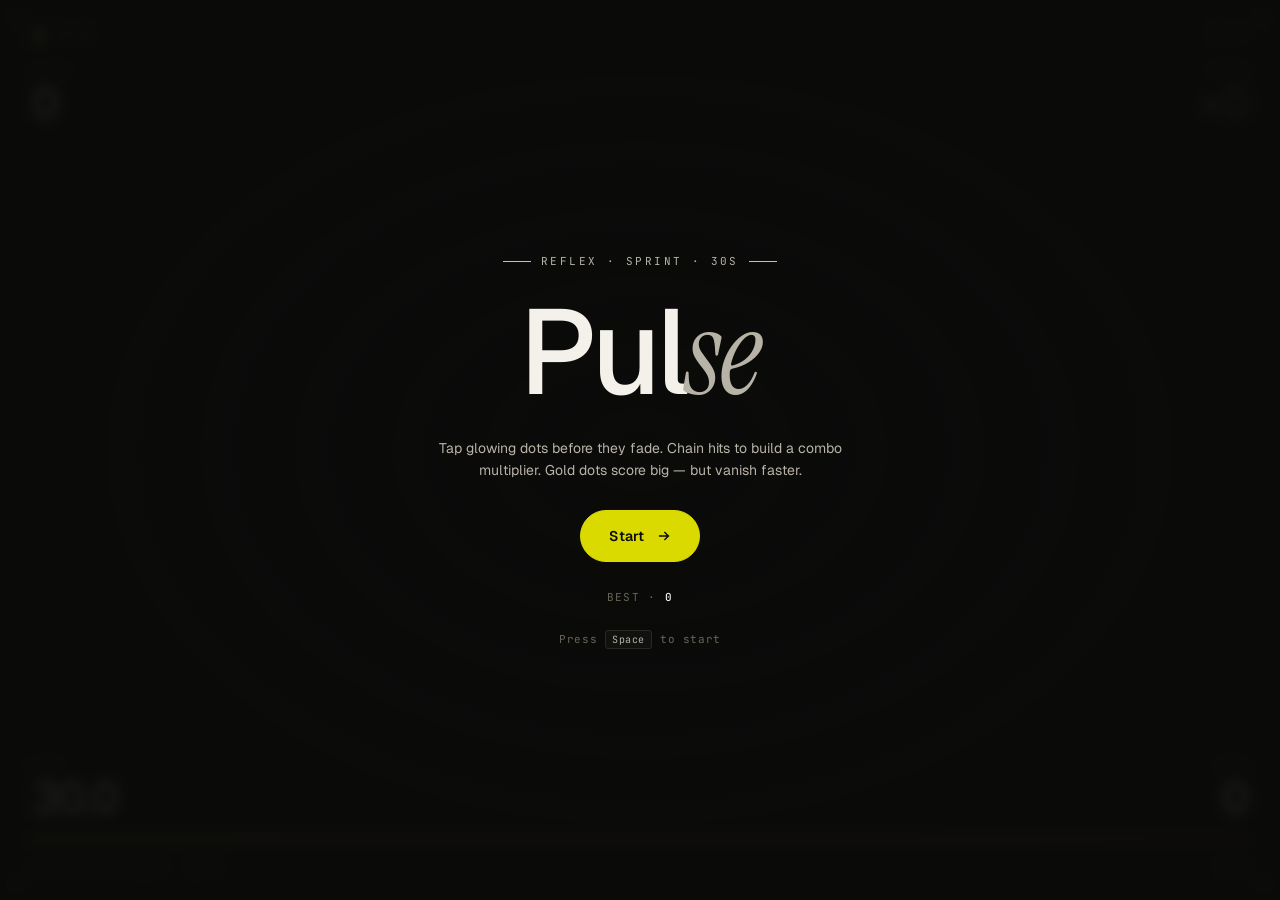
<file: pulse/index.html>
<!doctype html>
<html lang="en">
<head>
  <meta charset="utf-8" />
  <meta name="viewport" content="width=device-width, initial-scale=1, viewport-fit=cover" />
  <title>PULSE — Tap to the beat</title>
  <link rel="preconnect" href="https://fonts.googleapis.com" />
  <link rel="preconnect" href="https://fonts.gstatic.com" crossorigin />
  <link href="https://fonts.googleapis.com/css2?family=Geist:wght@400;500;600;700&family=JetBrains+Mono:wght@400;500;700&family=Instrument+Serif:ital@0;1&display=swap" rel="stylesheet" />
  <style>
    :root {
      --bg: #0b0b0a;
      --bg-2: #111110;
      --ink: #f4f1ea;
      --ink-2: #b8b3a7;
      --ink-3: #6a6557;
      --line: #1f1e1b;
      --line-2: #2a2825;
      --accent: oklch(0.86 0.19 110);
      --hot:    oklch(0.74 0.22 25);
      --cool:   oklch(0.78 0.16 220);
      --good:   oklch(0.78 0.16 150);
      --accent-ink: #0b0b0a;
    }

    *, *::before, *::after { box-sizing: border-box; }

    html, body {
      margin: 0; padding: 0;
      height: 100%; width: 100%;
      background: var(--bg);
      color: var(--ink);
      font-family: "Geist", system-ui, -apple-system, sans-serif;
      -webkit-font-smoothing: antialiased;
      overflow: hidden;
      overscroll-behavior: none;
      touch-action: manipulation;
      user-select: none;
      -webkit-user-select: none;
    }

    body::before {
      content: "";
      position: fixed; inset: 0;
      background-image:
        radial-gradient(1px 1px at 20% 30%, rgba(255,255,255,0.04) 0, transparent 50%),
        radial-gradient(1px 1px at 70% 80%, rgba(255,255,255,0.03) 0, transparent 50%),
        radial-gradient(1px 1px at 40% 60%, rgba(255,255,255,0.04) 0, transparent 50%);
      background-size: 3px 3px, 5px 5px, 7px 7px;
      pointer-events: none;
      z-index: 1;
      mix-blend-mode: overlay;
      opacity: 0.55;
    }

    .frame {
      position: fixed; inset: 18px;
      pointer-events: none;
      z-index: 2;
      border: 1px solid var(--line);
      border-radius: 6px;
    }
    .corner {
      position: fixed;
      width: 10px; height: 10px;
      border: 1px solid var(--ink-3);
      z-index: 3;
      pointer-events: none;
    }
    .corner.tl { top: 13px; left: 13px; border-right: 0; border-bottom: 0; }
    .corner.tr { top: 13px; right: 13px; border-left: 0; border-bottom: 0; }
    .corner.bl { bottom: 13px; left: 13px; border-right: 0; border-top: 0; }
    .corner.br { bottom: 13px; right: 13px; border-left: 0; border-top: 0; }

    .topbar, .botbar {
      position: fixed;
      left: 32px; right: 32px;
      display: flex; align-items: center; justify-content: space-between;
      gap: 16px;
      font-family: "JetBrains Mono", ui-monospace, monospace;
      font-size: 11px;
      letter-spacing: 0.08em;
      color: var(--ink-3);
      z-index: 6;
      text-transform: uppercase;
      pointer-events: none;
    }
    .topbar { top: 28px; }
    .botbar { bottom: 28px; }
    .topbar a, .botbar a { color: var(--ink-3); text-decoration: none; pointer-events: auto; }
    .topbar a:hover, .botbar a:hover { color: var(--ink); }

    .brand {
      display: inline-flex; align-items: center; gap: 10px;
      color: var(--ink);
      pointer-events: auto;
    }
    .brand-mark {
      width: 14px; height: 14px;
      border: 1px solid var(--ink);
      position: relative;
    }
    .brand-mark::after {
      content: "";
      position: absolute; inset: 3px;
      background: var(--accent);
    }
    .brand strong { font-weight: 600; letter-spacing: 0.02em; }

    /* HUD: score / time / combo */
    .hud {
      position: fixed;
      top: 64px; left: 32px; right: 32px;
      display: flex; justify-content: space-between; align-items: flex-start;
      gap: 16px;
      z-index: 5;
      pointer-events: none;
    }
    .hud-block {
      display: grid;
      gap: 4px;
      font-family: "JetBrains Mono", ui-monospace, monospace;
    }
    .hud-block.right { text-align: right; }
    .hud-label {
      font-size: 10px;
      letter-spacing: 0.18em;
      text-transform: uppercase;
      color: var(--ink-3);
    }
    .hud-value {
      font-family: "Geist", sans-serif;
      font-weight: 500;
      font-size: clamp(28px, 5vw, 44px);
      letter-spacing: -0.02em;
      line-height: 1;
      font-variant-numeric: tabular-nums;
      color: var(--ink);
    }
    .hud-value.combo { color: var(--accent); }
    .hud-value.combo.zero { color: var(--ink-3); }
    .hud-value.time.warn { color: var(--hot); }

    /* progress bar for time */
    .timebar {
      position: fixed;
      left: 32px; right: 32px;
      bottom: 60px;
      height: 2px;
      background: var(--line);
      z-index: 5;
      overflow: hidden;
    }
    .timebar > i {
      display: block;
      height: 100%;
      width: 100%;
      background: linear-gradient(90deg, var(--accent), var(--hot));
      transform-origin: left;
      transition: transform 0.12s linear;
    }

    /* arena — full-screen tap surface */
    .arena {
      position: fixed; inset: 0;
      z-index: 4;
      cursor: crosshair;
    }

    /* dots are absolutely positioned spans inside .arena */
    .dot {
      position: absolute;
      width: var(--size, 88px);
      height: var(--size, 88px);
      margin-left: calc(var(--size, 88px) / -2);
      margin-top: calc(var(--size, 88px) / -2);
      border-radius: 50%;
      pointer-events: auto;
      cursor: pointer;
      transform: scale(0);
      animation: pop-in 180ms cubic-bezier(0.2, 0.9, 0.3, 1.4) forwards;
      will-change: transform, opacity;
    }
    .dot::before {
      content: "";
      position: absolute; inset: 0;
      border-radius: 50%;
      background: radial-gradient(circle at 50% 50%, var(--col, var(--accent)) 0%, color-mix(in oklch, var(--col, var(--accent)) 40%, transparent) 60%, transparent 72%);
      filter: blur(0.5px);
    }
    .dot::after {
      content: "";
      position: absolute; inset: 18%;
      border-radius: 50%;
      background: var(--col, var(--accent));
      box-shadow:
        0 0 24px color-mix(in oklch, var(--col, var(--accent)) 60%, transparent),
        0 0 4px color-mix(in oklch, var(--col, var(--accent)) 90%, transparent) inset;
    }
    .dot.gold::after {
      background: linear-gradient(135deg, #fff7c2, #ffd34d);
      box-shadow: 0 0 36px #ffd34d, 0 0 6px #fff inset;
    }
    .dot.gold::before {
      background: radial-gradient(circle at 50% 50%, #ffd34d 0%, rgba(255,211,77,0.35) 60%, transparent 72%);
    }

    /* the shrinking ring tells you how long until it expires */
    .dot .ring {
      position: absolute; inset: -2px;
      border-radius: 50%;
      border: 1.5px solid color-mix(in oklch, var(--col, var(--accent)) 70%, transparent);
      transform: scale(1.6);
      opacity: 0.95;
      animation: ring-shrink var(--life, 1400ms) linear forwards;
    }
    @keyframes ring-shrink {
      to { transform: scale(0.95); opacity: 0; }
    }
    @keyframes pop-in {
      to { transform: scale(1); }
    }

    .dot.hit {
      animation: dot-hit 360ms ease-out forwards;
      pointer-events: none;
    }
    @keyframes dot-hit {
      0%   { transform: scale(1); opacity: 1; }
      40%  { transform: scale(1.6); opacity: 0.9; }
      100% { transform: scale(2.4); opacity: 0; }
    }
    .dot.miss {
      animation: dot-miss 280ms ease-in forwards;
      pointer-events: none;
    }
    @keyframes dot-miss {
      to { transform: scale(0.4); opacity: 0; filter: blur(2px); }
    }

    /* floating +score popup */
    .pop {
      position: absolute;
      pointer-events: none;
      font-family: "Geist", sans-serif;
      font-weight: 600;
      font-size: 22px;
      letter-spacing: -0.01em;
      color: var(--accent);
      text-shadow: 0 0 12px color-mix(in oklch, var(--accent) 40%, transparent);
      animation: pop-rise 720ms ease-out forwards;
      transform: translate(-50%, -50%);
    }
    .pop.gold { color: #ffd34d; text-shadow: 0 0 14px #ffd34d; }
    .pop.miss { color: var(--hot); text-shadow: none; opacity: 0.9; }
    @keyframes pop-rise {
      0%   { transform: translate(-50%, -50%) scale(0.8); opacity: 0; }
      20%  { transform: translate(-50%, -90%) scale(1); opacity: 1; }
      100% { transform: translate(-50%, -180%) scale(1); opacity: 0; }
    }

    /* overlay screens (start / end) */
    .overlay {
      position: fixed; inset: 0;
      display: grid;
      place-items: center;
      z-index: 7;
      background: radial-gradient(ellipse at center, rgba(11,11,10,0.4) 0%, rgba(11,11,10,0.92) 60%);
      backdrop-filter: blur(6px);
      -webkit-backdrop-filter: blur(6px);
      transition: opacity 280ms ease;
    }
    .overlay[hidden] {
      display: none !important;
    }
    .overlay.fade-out { opacity: 0; pointer-events: none; }

    .panel {
      width: min(560px, calc(100% - 64px));
      display: grid;
      gap: 28px;
      text-align: center;
      padding: 8px;
    }
    .eyebrow {
      display: inline-flex; align-items: center; justify-content: center; gap: 10px;
      font-family: "JetBrains Mono", ui-monospace, monospace;
      font-size: 11px;
      letter-spacing: 0.22em;
      text-transform: uppercase;
      color: var(--ink-2);
    }
    .eyebrow::before, .eyebrow::after {
      content: "";
      width: 28px; height: 1px;
      background: var(--accent);
    }
    h1.title {
      margin: 0;
      font-family: "Geist", sans-serif;
      font-weight: 500;
      font-size: clamp(56px, 12vw, 120px);
      letter-spacing: -0.04em;
      line-height: 0.92;
    }
    h1.title em {
      font-family: "Instrument Serif", serif;
      font-style: italic;
      font-weight: 400;
      color: var(--ink-2);
      letter-spacing: -0.01em;
    }
    .lede {
      max-width: 420px;
      margin: 0 auto;
      font-size: 14px;
      line-height: 1.6;
      color: var(--ink-2);
    }

    .start-btn {
      justify-self: center;
      display: inline-flex; align-items: center; gap: 12px;
      padding: 16px 28px;
      background: var(--accent);
      color: var(--accent-ink);
      border: 1px solid var(--accent);
      border-radius: 999px;
      font-family: "Geist", sans-serif;
      font-size: 14px;
      font-weight: 600;
      letter-spacing: 0.02em;
      cursor: pointer;
      transition: transform 0.12s ease, box-shadow 0.18s ease;
      box-shadow: 0 0 0 0 color-mix(in oklch, var(--accent) 30%, transparent);
    }
    .start-btn:hover { transform: translateY(-1px); box-shadow: 0 0 0 6px color-mix(in oklch, var(--accent) 16%, transparent); }
    .start-btn:active { transform: translateY(0); }
    .start-btn svg { width: 14px; height: 14px; }

    .stat-row {
      display: grid;
      grid-template-columns: repeat(3, 1fr);
      gap: 14px;
      max-width: 460px;
      margin: 0 auto;
    }
    .stat {
      padding: 14px 10px;
      border: 1px solid var(--line);
      border-radius: 8px;
      background: var(--bg-2);
      display: grid;
      gap: 6px;
    }
    .stat .l {
      font-family: "JetBrains Mono", ui-monospace, monospace;
      font-size: 10px;
      letter-spacing: 0.18em;
      text-transform: uppercase;
      color: var(--ink-3);
    }
    .stat .v {
      font-family: "Geist", sans-serif;
      font-weight: 500;
      font-size: 28px;
      letter-spacing: -0.02em;
      line-height: 1;
      font-variant-numeric: tabular-nums;
    }
    .stat .v.accent { color: var(--accent); }

    .best {
      font-family: "JetBrains Mono", ui-monospace, monospace;
      font-size: 11px;
      color: var(--ink-3);
      letter-spacing: 0.12em;
      text-transform: uppercase;
    }
    .best b { color: var(--ink); font-weight: 500; }

    .new-best {
      display: inline-block;
      font-family: "JetBrains Mono", ui-monospace, monospace;
      font-size: 10px;
      letter-spacing: 0.22em;
      text-transform: uppercase;
      color: var(--accent-ink);
      background: var(--accent);
      padding: 4px 10px;
      border-radius: 999px;
      margin-bottom: 4px;
    }

    .actions-row {
      display: flex; justify-content: center; gap: 12px; flex-wrap: wrap;
    }
    .ghost-btn {
      display: inline-flex; align-items: center; gap: 8px;
      padding: 12px 18px;
      background: transparent;
      color: var(--ink-2);
      border: 1px solid var(--line-2);
      border-radius: 999px;
      font-family: "Geist", sans-serif;
      font-size: 13px;
      font-weight: 500;
      letter-spacing: 0.01em;
      cursor: pointer;
      text-decoration: none;
      transition: border-color 0.18s ease, color 0.18s ease;
    }
    .ghost-btn:hover { color: var(--ink); border-color: var(--ink-3); }

    .hint-row {
      font-family: "JetBrains Mono", ui-monospace, monospace;
      font-size: 11px;
      color: var(--ink-3);
      letter-spacing: 0.06em;
    }
    .hint-row kbd {
      font-family: inherit;
      font-size: 10px;
      padding: 2px 6px;
      border: 1px solid var(--line-2);
      border-radius: 3px;
      background: var(--bg-2);
      color: var(--ink-2);
    }

    /* countdown */
    .countdown {
      position: fixed; inset: 0;
      display: grid; place-items: center;
      z-index: 8;
      pointer-events: none;
    }
    .countdown span {
      font-family: "Geist", sans-serif;
      font-weight: 500;
      font-size: clamp(140px, 28vw, 280px);
      letter-spacing: -0.05em;
      color: var(--ink);
      animation: count-pop 900ms ease-out forwards;
      opacity: 0;
    }
    @keyframes count-pop {
      0%   { transform: scale(0.5); opacity: 0; }
      30%  { transform: scale(1); opacity: 1; }
      100% { transform: scale(1.4); opacity: 0; }
    }

    @media (max-width: 720px) {
      .topbar, .botbar { left: 22px; right: 22px; font-size: 10px; }
      .hud { left: 22px; right: 22px; top: 56px; }
      .timebar { left: 22px; right: 22px; bottom: 52px; }
      .frame { inset: 12px; }
    }

    @media (prefers-reduced-motion: reduce) {
      *, *::before, *::after { animation-duration: 1ms !important; transition-duration: 1ms !important; }
    }
  </style>
</head>
<body>
  <div class="frame"></div>
  <div class="corner tl"></div>
  <div class="corner tr"></div>
  <div class="corner bl"></div>
  <div class="corner br"></div>

  <header class="topbar">
    <a href="/" class="brand" aria-label="Back to access">
      <span class="brand-mark"></span>
      <strong>PULSE</strong>
    </a>
    <span id="status">READY</span>
  </header>

  <div class="hud" aria-hidden="true">
    <div class="hud-block">
      <div class="hud-label">Score</div>
      <div class="hud-value" id="score">0</div>
    </div>
    <div class="hud-block right">
      <div class="hud-label">Combo</div>
      <div class="hud-value combo zero" id="combo">×0</div>
    </div>
  </div>

  <div class="hud" style="top: auto; bottom: 80px;" aria-hidden="true">
    <div class="hud-block">
      <div class="hud-label">Time</div>
      <div class="hud-value time" id="time">30.0</div>
    </div>
    <div class="hud-block right">
      <div class="hud-label">Hits</div>
      <div class="hud-value" id="hits">0</div>
    </div>
  </div>

  <div class="timebar" aria-hidden="true"><i id="timebar-fill"></i></div>

  <main class="arena" id="arena" aria-label="Tap arena"></main>

  <!-- start screen -->
  <section class="overlay" id="start-screen" aria-modal="true" role="dialog">
    <div class="panel">
      <div class="eyebrow">Reflex · Sprint · 30s</div>
      <h1 class="title">Pul<em>se</em></h1>
      <p class="lede">Tap glowing dots before they fade. Chain hits to build a combo multiplier. Gold dots score big — but vanish faster.</p>
      <button class="start-btn" id="start-btn" type="button">
        Start
        <svg viewBox="0 0 16 16" fill="none" stroke="currentColor" stroke-width="1.6">
          <path d="M3 8h10M9 4l4 4-4 4" stroke-linecap="square" />
        </svg>
      </button>
      <div class="best" id="best-line">Best · <b id="best">0</b></div>
      <div class="hint-row"><span>Press</span> <kbd>Space</kbd> <span>to start</span></div>
    </div>
  </section>

  <!-- end screen -->
  <section class="overlay" id="end-screen" hidden aria-modal="true" role="dialog">
    <div class="panel">
      <div id="new-best-tag" class="new-best" hidden>New Best</div>
      <div class="eyebrow">Run complete</div>
      <h1 class="title" id="final-score">0</h1>
      <div class="stat-row">
        <div class="stat">
          <span class="l">Hits</span>
          <span class="v" id="final-hits">0</span>
        </div>
        <div class="stat">
          <span class="l">Best Combo</span>
          <span class="v accent" id="final-combo">×0</span>
        </div>
        <div class="stat">
          <span class="l">Accuracy</span>
          <span class="v" id="final-acc">0%</span>
        </div>
      </div>
      <div class="actions-row">
        <button class="start-btn" id="again-btn" type="button">
          Play again
          <svg viewBox="0 0 16 16" fill="none" stroke="currentColor" stroke-width="1.6">
            <path d="M3 8h10M9 4l4 4-4 4" stroke-linecap="square" />
          </svg>
        </button>
        <a class="ghost-btn" href="/">Exit</a>
      </div>
      <div class="best">Best · <b id="best-end">0</b></div>
    </div>
  </section>

  <footer class="botbar">
    <span>Interactive Media · Demo</span>
    <span>v1.0</span>
  </footer>

  <script>
  (() => {
    const STORAGE_KEY = 'pulse:best';
    const DURATION_MS = 30_000;

    const arena      = document.getElementById('arena');
    const scoreEl    = document.getElementById('score');
    const comboEl    = document.getElementById('combo');
    const timeEl     = document.getElementById('time');
    const hitsEl     = document.getElementById('hits');
    const barFill    = document.getElementById('timebar-fill');
    const statusEl   = document.getElementById('status');
    const bestEl     = document.getElementById('best');
    const bestEndEl  = document.getElementById('best-end');

    const startScreen = document.getElementById('start-screen');
    const endScreen   = document.getElementById('end-screen');
    const startBtn    = document.getElementById('start-btn');
    const againBtn    = document.getElementById('again-btn');

    const finalScore = document.getElementById('final-score');
    const finalHits  = document.getElementById('final-hits');
    const finalCombo = document.getElementById('final-combo');
    const finalAcc   = document.getElementById('final-acc');
    const newBestTag = document.getElementById('new-best-tag');

    let state = {
      running: false,
      score: 0,
      hits: 0,
      attempts: 0,
      combo: 0,
      bestCombo: 0,
      startTs: 0,
      endsAt: 0,
      nextSpawnAt: 0,
      rafId: 0,
      dots: new Set(),
    };

    const COL = {
      base: 'oklch(0.86 0.19 110)',
      cool: 'oklch(0.78 0.16 220)',
      gold: 'gold',
    };

    const loadBest = () => {
      try { return parseInt(localStorage.getItem(STORAGE_KEY) || '0', 10) || 0; }
      catch { return 0; }
    };
    const saveBest = (n) => {
      try { localStorage.setItem(STORAGE_KEY, String(n)); } catch {}
    };

    const renderBest = () => {
      const b = loadBest();
      bestEl.textContent = b;
      bestEndEl.textContent = b;
    };

    // ── spawn ──────────────────────────────────────────────────────────
    const spawnDot = () => {
      const rect = arena.getBoundingClientRect();
      const margin = 80;
      const minX = margin, maxX = rect.width - margin;
      const minY = margin + 40, maxY = rect.height - margin - 60;
      if (maxX <= minX || maxY <= minY) return;
      const x = minX + Math.random() * (maxX - minX);
      const y = minY + Math.random() * (maxY - minY);

      // difficulty curve: shorter life and smaller dots over time
      const elapsed = performance.now() - state.startTs;
      const t = Math.min(1, elapsed / DURATION_MS);
      const life = Math.round(1500 - t * 700);   // 1500ms → 800ms
      const size = Math.round(94 - t * 28);      // 94px  → 66px

      const isGold = Math.random() < 0.08 + t * 0.05;
      const isCool = !isGold && Math.random() < 0.35;

      const el = document.createElement('span');
      el.className = 'dot' + (isGold ? ' gold' : '');
      el.style.left = x + 'px';
      el.style.top  = y + 'px';
      el.style.setProperty('--size', size + 'px');
      el.style.setProperty('--life', life + 'ms');
      el.style.setProperty('--col', isGold ? '#ffd34d' : (isCool ? COL.cool : COL.base));

      const ring = document.createElement('span');
      ring.className = 'ring';
      el.appendChild(ring);

      const meta = {
        el, x, y, size,
        bornAt: performance.now(),
        life,
        gold: isGold,
        scoreVal: isGold ? 250 : 100,
        expired: false,
        hit: false,
      };

      el.addEventListener('pointerdown', (e) => {
        e.preventDefault();
        if (!state.running || meta.hit || meta.expired) return;
        registerHit(meta, e);
      }, { passive: false });

      arena.appendChild(el);
      state.dots.add(meta);

      // expire timer
      meta.expireTimer = setTimeout(() => expireDot(meta), life + 60);
    };

    const removeDotEl = (meta) => {
      state.dots.delete(meta);
      if (meta.el && meta.el.parentNode) meta.el.parentNode.removeChild(meta.el);
    };

    const expireDot = (meta) => {
      if (meta.hit || meta.expired) return;
      meta.expired = true;
      state.attempts += 1;
      // missed dot resets combo
      breakCombo();
      meta.el.classList.add('miss');
      setTimeout(() => removeDotEl(meta), 320);
    };

    const registerHit = (meta, ev) => {
      meta.hit = true;
      clearTimeout(meta.expireTimer);
      state.hits += 1;
      state.attempts += 1;
      state.combo += 1;
      if (state.combo > state.bestCombo) state.bestCombo = state.combo;

      const mult = 1 + Math.floor(state.combo / 5) * 0.5; // ×1, ×1.5, ×2 ...
      const gained = Math.round(meta.scoreVal * mult);
      state.score += gained;

      updateHud();
      floatPop(meta.x, meta.y, '+' + gained, meta.gold);

      meta.el.classList.add('hit');
      setTimeout(() => removeDotEl(meta), 380);
    };

    const breakCombo = () => {
      if (state.combo > 0) {
        state.combo = 0;
        updateHud();
      }
    };

    const floatPop = (x, y, text, gold) => {
      const p = document.createElement('span');
      p.className = 'pop' + (gold ? ' gold' : '');
      p.textContent = text;
      p.style.left = x + 'px';
      p.style.top  = y + 'px';
      arena.appendChild(p);
      setTimeout(() => p.remove(), 720);
    };

    // ── tap on empty space = miss ─────────────────────────────────────
    arena.addEventListener('pointerdown', (e) => {
      if (!state.running) return;
      if (e.target !== arena) return; // hit a dot — handled there
      breakCombo();
      const x = e.clientX, y = e.clientY;
      const p = document.createElement('span');
      p.className = 'pop miss';
      p.textContent = 'miss';
      p.style.left = x + 'px';
      p.style.top  = y + 'px';
      arena.appendChild(p);
      setTimeout(() => p.remove(), 720);
    });

    // ── HUD ────────────────────────────────────────────────────────────
    const updateHud = () => {
      scoreEl.textContent = state.score.toLocaleString();
      hitsEl.textContent  = state.hits;
      comboEl.textContent = '×' + state.combo;
      comboEl.classList.toggle('zero', state.combo === 0);
    };

    const updateTimer = (now) => {
      const remaining = Math.max(0, state.endsAt - now);
      const secs = remaining / 1000;
      timeEl.textContent = secs.toFixed(1);
      timeEl.classList.toggle('warn', secs <= 5);
      barFill.style.transform = 'scaleX(' + (remaining / DURATION_MS) + ')';
      return remaining;
    };

    // ── main loop ──────────────────────────────────────────────────────
    const loop = () => {
      if (!state.running) return;
      const now = performance.now();
      const remaining = updateTimer(now);
      if (remaining <= 0) { endRun(); return; }

      if (now >= state.nextSpawnAt) {
        // spawn cadence accelerates over the run
        const t = Math.min(1, (now - state.startTs) / DURATION_MS);
        const interval = 720 - t * 380; // 720ms → 340ms
        const concurrent = Math.random() < 0.18 + t * 0.18 ? 2 : 1;
        for (let i = 0; i < concurrent; i++) spawnDot();
        state.nextSpawnAt = now + interval;
      }
      state.rafId = requestAnimationFrame(loop);
    };

    // ── lifecycle ──────────────────────────────────────────────────────
    const startRun = () => {
      // clear any leftovers
      cancelAnimationFrame(state.rafId);
      state.dots.forEach(m => { clearTimeout(m.expireTimer); removeDotEl(m); });
      state.dots.clear();
      arena.querySelectorAll('.pop').forEach(n => n.remove());

      state.running = true;
      state.score = 0;
      state.hits = 0;
      state.attempts = 0;
      state.combo = 0;
      state.bestCombo = 0;
      state.startTs = performance.now();
      state.endsAt = state.startTs + DURATION_MS;
      state.nextSpawnAt = state.startTs + 200;
      updateHud();
      timeEl.textContent = (DURATION_MS / 1000).toFixed(1);
      barFill.style.transform = 'scaleX(1)';
      statusEl.textContent = 'LIVE';
      state.rafId = requestAnimationFrame(loop);
    };

    const endRun = () => {
      state.running = false;
      cancelAnimationFrame(state.rafId);
      // expire any remaining dots silently
      state.dots.forEach(m => { clearTimeout(m.expireTimer); removeDotEl(m); });
      state.dots.clear();
      barFill.style.transform = 'scaleX(0)';
      timeEl.textContent = '0.0';
      timeEl.classList.remove('warn');
      statusEl.textContent = 'OVER';

      const acc = state.attempts > 0
        ? Math.round((state.hits / state.attempts) * 100)
        : 0;
      const prevBest = loadBest();
      const isNewBest = state.score > prevBest;
      if (isNewBest) saveBest(state.score);
      renderBest();

      finalScore.textContent = state.score.toLocaleString();
      finalHits.textContent  = state.hits;
      finalCombo.textContent = '×' + state.bestCombo;
      finalAcc.textContent   = acc + '%';
      newBestTag.hidden = !isNewBest;

      endScreen.hidden = false;
      requestAnimationFrame(() => endScreen.classList.remove('fade-out'));
    };

    const showStart = () => {
      endScreen.hidden = true;
      startScreen.hidden = false;
      startScreen.classList.remove('fade-out');
    };

    const beginCountdown = (after) => {
      // brief 3-2-1 countdown, then start
      const overlay = document.createElement('div');
      overlay.className = 'countdown';
      overlay.setAttribute('aria-hidden', 'true');
      const text = document.createElement('span');
      overlay.appendChild(text);
      document.body.appendChild(overlay);

      const seq = ['3', '2', '1', 'GO'];
      let i = 0;
      const tick = () => {
        if (i >= seq.length) {
          overlay.remove();
          after();
          return;
        }
        text.textContent = seq[i++];
        // restart animation
        text.style.animation = 'none';
        text.offsetWidth; // reflow
        text.style.animation = '';
        setTimeout(tick, 600);
      };
      tick();
    };

    const launch = () => {
      startScreen.classList.add('fade-out');
      endScreen.classList.add('fade-out');
      setTimeout(() => {
        startScreen.hidden = true;
        endScreen.hidden = true;
      }, 280);
      beginCountdown(startRun);
    };

    // ── input wiring ───────────────────────────────────────────────────
    startBtn.addEventListener('click', launch);
    againBtn.addEventListener('click', launch);

    document.addEventListener('keydown', (e) => {
      if (e.key === ' ' || e.code === 'Space' || e.key === 'Enter') {
        if (!state.running && (!startScreen.hidden || !endScreen.hidden)) {
          e.preventDefault();
          launch();
        }
      } else if (e.key === 'Escape') {
        if (state.running) {
          state.endsAt = performance.now(); // ends on next frame
        }
      }
    });

    // pause / resume on visibility change to be polite
    document.addEventListener('visibilitychange', () => {
      if (document.hidden && state.running) {
        // freeze timer by shifting endsAt forward when we come back
        state._hiddenAt = performance.now();
      } else if (!document.hidden && state._hiddenAt) {
        const delta = performance.now() - state._hiddenAt;
        state.endsAt += delta;
        state.nextSpawnAt += delta;
        state._hiddenAt = 0;
      }
    });

    renderBest();
  })();
  </script>
</body>
</html>
</file>
<file: assets/skin.css>
/* Interactive Media — shared skin
   Use on any campaign page so the system reads as one product.
   Pair with: campaign-shell.js (top/bottom bars + grain frame). */

:root {
  --bg: #0b0b0a;
  --bg-2: #111110;
  --ink: #f4f1ea;
  --ink-2: #b8b3a7;
  --ink-3: #6a6557;
  --line: #1f1e1b;
  --line-2: #2a2825;
  --accent: oklch(0.86 0.19 110);
  --accent-ink: #0b0b0a;
  --err: oklch(0.7 0.18 25);
  --ok: oklch(0.78 0.16 150);
}

*, *::before, *::after { box-sizing: border-box; }

html, body {
  margin: 0; padding: 0;
  min-height: 100vh; width: 100%;
  background: var(--bg);
  color: var(--ink);
  font-family: "Geist", system-ui, -apple-system, sans-serif;
  font-feature-settings: "ss01", "cv11";
  -webkit-font-smoothing: antialiased;
  overflow-x: hidden;
}

/* grain layer */
body::before {
  content: "";
  position: fixed; inset: 0;
  background-image:
    radial-gradient(1px 1px at 20% 30%, rgba(255,255,255,0.04) 0, transparent 50%),
    radial-gradient(1px 1px at 70% 80%, rgba(255,255,255,0.03) 0, transparent 50%),
    radial-gradient(1px 1px at 40% 60%, rgba(255,255,255,0.04) 0, transparent 50%);
  background-size: 3px 3px, 5px 5px, 7px 7px;
  pointer-events: none;
  z-index: 1;
  mix-blend-mode: overlay;
  opacity: 0.6;
}

/* page chrome */
.frame {
  position: fixed; inset: 24px;
  pointer-events: none;
  z-index: 2;
  border: 1px solid var(--line);
}
.frame::before, .frame::after {
  content: "";
  position: absolute;
  background: var(--line);
}
.frame::before { left: 0; right: 0; top: 50%; height: 1px; }
.frame::after  { top: 0; bottom: 0; left: 50%; width: 1px; }

.corner {
  position: fixed;
  width: 10px; height: 10px;
  border: 1px solid var(--ink-3);
  z-index: 3;
  pointer-events: none;
}
.corner.tl { top: 19px; left: 19px;  border-right: 0; border-bottom: 0; }
.corner.tr { top: 19px; right: 19px; border-left: 0;  border-bottom: 0; }
.corner.bl { bottom: 19px; left: 19px;  border-right: 0; border-top: 0; }
.corner.br { bottom: 19px; right: 19px; border-left: 0;  border-top: 0; }

/* top + bottom bars */
.topbar, .botbar {
  position: fixed;
  left: 40px; right: 40px;
  display: flex; align-items: center; justify-content: space-between;
  gap: 24px;
  font-family: "JetBrains Mono", ui-monospace, monospace;
  font-size: 11px;
  letter-spacing: 0.04em;
  color: var(--ink-3);
  z-index: 4;
  text-transform: uppercase;
}
.topbar { top: 36px; }
.botbar { bottom: 36px; }

.brand {
  display: inline-flex; align-items: center; gap: 10px;
  color: var(--ink);
  text-decoration: none;
}
.brand-mark {
  width: 14px; height: 14px;
  border: 1px solid var(--ink);
  position: relative;
}
.brand-mark::after {
  content: "";
  position: absolute; inset: 3px;
  background: var(--accent);
}
.brand strong { font-weight: 600; letter-spacing: 0.02em; }

.meta { display: flex; align-items: center; gap: 18px; }
.meta span { display: inline-flex; align-items: center; gap: 8px; }
.dot {
  width: 6px; height: 6px; border-radius: 50%;
  background: var(--ok);
  box-shadow: 0 0 8px var(--ok);
  animation: pulse 2s ease-in-out infinite;
}
@keyframes pulse { 50% { opacity: 0.4; transform: scale(0.85); } }

/* shared text helpers */
.eyebrow {
  display: inline-flex; align-items: center; gap: 10px;
  font-family: "JetBrains Mono", ui-monospace, monospace;
  font-size: 11px;
  letter-spacing: 0.18em;
  text-transform: uppercase;
  color: var(--ink-2);
}
.eyebrow::before {
  content: "";
  width: 24px; height: 1px;
  background: var(--accent);
}

h1.display {
  margin: 0;
  font-family: "Geist", sans-serif;
  font-weight: 500;
  font-size: clamp(40px, 6.4vw, 76px);
  letter-spacing: -0.035em;
  line-height: 0.96;
  text-wrap: balance;
}
h1.display em {
  font-family: "Instrument Serif", serif;
  font-style: italic;
  font-weight: 400;
  letter-spacing: -0.01em;
  color: var(--ink-2);
}

.lede {
  max-width: 460px;
  font-size: 15px;
  line-height: 1.55;
  color: var(--ink-2);
  margin: 0;
}

.label-row {
  display: flex; align-items: baseline; justify-content: space-between;
  font-family: "JetBrains Mono", ui-monospace, monospace;
  font-size: 11px;
  text-transform: uppercase;
  letter-spacing: 0.14em;
  color: var(--ink-3);
}

/* hub card grid */
.hub-grid {
  display: grid;
  grid-template-columns: repeat(auto-fit, minmax(240px, 1fr));
  gap: 14px;
}

a.hub-card {
  position: relative;
  display: block;
  padding: 22px 22px 26px;
  background: var(--bg-2);
  border: 1px solid var(--line-2);
  border-radius: 10px;
  color: var(--ink);
  text-decoration: none;
  transition: border-color 0.18s ease, background 0.18s ease, transform 0.18s ease;
  overflow: hidden;
}
a.hub-card::after {
  content: "";
  position: absolute;
  left: 0; right: 0; bottom: 0;
  height: 1px;
  background: linear-gradient(90deg, transparent, var(--accent), transparent);
  transform: translateX(-100%);
  transition: transform 0.4s ease;
}
a.hub-card:hover {
  border-color: var(--ink-3);
  transform: translateY(-2px);
}
a.hub-card:hover::after { transform: translateX(0); }

a.hub-card .idx {
  font-family: "JetBrains Mono", ui-monospace, monospace;
  font-size: 11px;
  color: var(--ink-3);
  letter-spacing: 0.12em;
  display: flex; align-items: center; justify-content: space-between;
  margin-bottom: 36px;
}
a.hub-card .idx svg {
  width: 14px; height: 14px;
  color: var(--ink-3);
  transition: color 0.18s ease, transform 0.18s ease;
}
a.hub-card:hover .idx svg {
  color: var(--accent);
  transform: translate(2px, -2px);
}
a.hub-card .name {
  font-family: "Geist", sans-serif;
  font-size: 22px;
  font-weight: 500;
  letter-spacing: -0.02em;
  margin-bottom: 6px;
}
a.hub-card .desc {
  font-size: 13px;
  line-height: 1.5;
  color: var(--ink-2);
}
a.hub-card .tag {
  display: inline-block;
  margin-top: 12px;
  padding: 3px 8px;
  font-family: "JetBrains Mono", ui-monospace, monospace;
  font-size: 10px;
  letter-spacing: 0.1em;
  text-transform: uppercase;
  color: var(--ink-3);
  border: 1px solid var(--line-2);
  border-radius: 3px;
}

/* main wrapper */
main.shell {
  position: relative;
  z-index: 5;
  min-height: 100vh;
  display: grid;
  grid-template-columns: 1fr;
  align-items: center;
  justify-items: center;
  padding: 110px 40px;
}
.stack {
  width: min(880px, 100%);
  display: grid;
  gap: 40px;
}

/* live rail */
.rail {
  position: relative;
  margin-top: 4px;
  padding: 14px 0;
  border-top: 1px solid var(--line);
  display: grid;
  grid-template-columns: 1fr auto 1fr;
  gap: 16px;
  align-items: center;
  font-family: "JetBrains Mono", ui-monospace, monospace;
  font-size: 11px;
  color: var(--ink-3);
  text-transform: uppercase;
  letter-spacing: 0.08em;
}
.rail .center { color: var(--ink-2); display: inline-flex; align-items: center; gap: 8px; }
.rail .right  { text-align: right; }

.ticker {
  overflow: hidden;
  white-space: nowrap;
  mask-image: linear-gradient(90deg, transparent 0, black 20%, black 80%, transparent 100%);
}
.ticker-track {
  display: inline-block;
  animation: ticker 30s linear infinite;
  padding-left: 100%;
}
.ticker-track span { padding: 0 24px; }
.ticker-track span::before { content: "◇  "; color: var(--accent); }
@keyframes ticker { to { transform: translateX(-100%); } }

/* back link */
.back-link {
  display: inline-flex; align-items: center; gap: 8px;
  font-family: "JetBrains Mono", ui-monospace, monospace;
  font-size: 11px;
  text-transform: uppercase;
  letter-spacing: 0.14em;
  color: var(--ink-3);
  text-decoration: none;
  transition: color 0.18s ease;
}
.back-link:hover { color: var(--ink); }
.back-link::before { content: "←"; }

/* responsive */
@media (max-width: 720px) {
  .topbar, .botbar { left: 28px; right: 28px; font-size: 10px; }
  .frame { inset: 16px; }
  .corner.tl { top: 11px; left: 11px; }
  .corner.tr { top: 11px; right: 11px; }
  .corner.bl { bottom: 11px; left: 11px; }
  .corner.br { bottom: 11px; right: 11px; }
  main.shell { padding: 100px 28px; }
  .rail { grid-template-columns: 1fr; text-align: left; }
  .rail .right { text-align: left; }
}

@media (prefers-reduced-motion: reduce) {
  *, *::before, *::after { animation: none !important; transition: none !important; }
}
</file>
